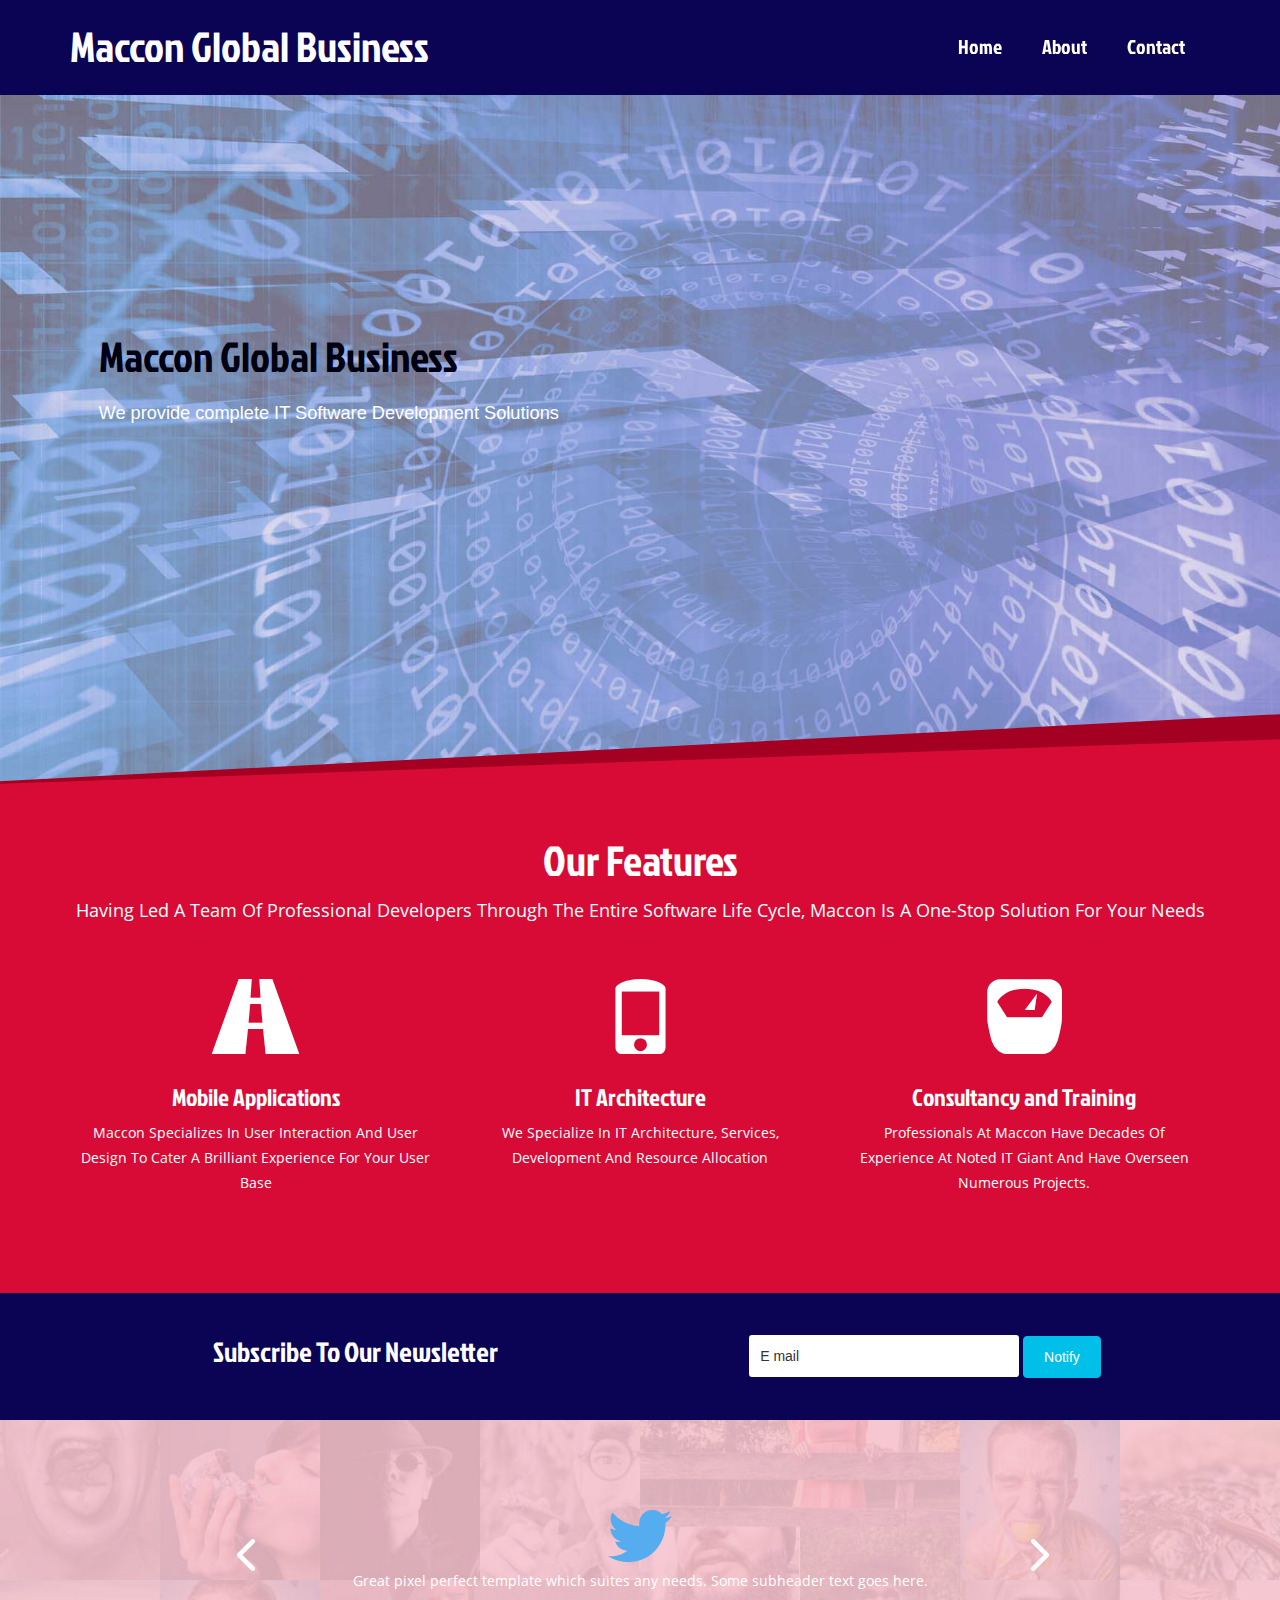
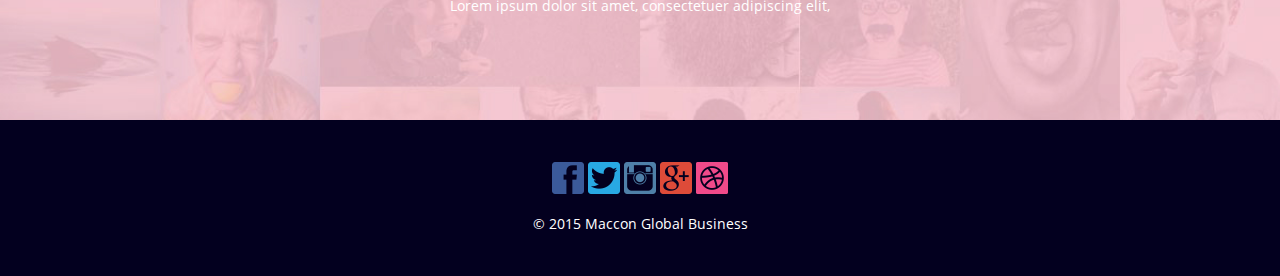
<file: index.html>
<!doctype html>
<html>
	<head>
		<title>Maccon Global Business | Home :: MacconGlobalBusiness.com</title>
		<meta name="viewport" content="width=device-width, initial-scale=1">
		<meta http-equiv="Content-Type" content="text/html; charset=utf-8" />
		<meta name="keywords" content="Play-Offs Responsive web template, Bootstrap Web Templates, Flat Web Templates, Andriod Compatible web template, Smartphone Compatible web template, free webdesigns for Nokia, Samsung, LG, SonyErricsson, Motorola web design" />
		<script type="application/x-javascript"> addEventListener("load", function() {setTimeout(hideURLbar, 0); }, false); function hideURLbar(){ window.scrollTo(0,1); } </script>
		<!meta charset utf="8">
		<!--flexslider-css-->
		<link href="css/flexslider.css" rel='stylesheet' type='text/css' />
		<!--bootstrap-->
		<link href="css/bootstrap.min.css" rel="stylesheet" type="text/css">
		<!--coustom css-->
		<link href="css/style.css" rel="stylesheet" type="text/css"/>
		<!--fonts-->
		<link href='http://fonts.googleapis.com/css?family=Coda:400,800' rel='stylesheet' type='text/css'>
		<link href='http://fonts.googleapis.com/css?family=Jockey+One' rel='stylesheet' type='text/css'>
		<!--script-->
		<script type="text/javascript" src="js/move-top.js"></script>
		<script type="text/javascript" src="js/easing.js"></script>
		<script src="js/modernizr.custom.js"></script>
		<script src="js/jquery-2.1.4.min.js"></script>
		<script src="js/bootstrap.min.js"></script>
		<!--script-->
		<script type="text/javascript">
			jQuery(document).ready(function($) {
				$(".scroll").click(function(event){		
					event.preventDefault();
					$('html,body').animate({scrollTop:$(this.hash).offset().top},900);
				});
			});
		</script>
		<!--fonts-->
	</head>
	<body>
		<div class="header" id="home">
			<nav class="navbar navbar-default">
				<div class="container">
					<!-- Brand and toggle get grouped for better mobile display -->
					<div class="navbar-header">
					<button type="button" class="navbar-toggle collapsed" data-toggle="collapse" data-target="#bs-example-navbar-collapse-1" aria-expanded="false">
						<span class="sr-only">Toggle navigation</span>
						<span class="icon-bar"></span>
						<span class="icon-bar"></span>
						<span class="icon-bar"></span>
					</button>
					<a class="navbar-brand" href="index.html">Maccon Global Business</a>
					</div>
					<!-- Collect the nav links, forms, and other content for toggling -->
						<div class="collapse navbar-collapse" id="bs-example-navbar-collapse-1">
							<ul class="nav navbar-nav navbar-right margin-top cl-effect-2">
								<li><a href="index.html"><span data-hover="Home">Home</span></a></li>
								<li><a href="#"><span data-hover="About">About</span></a></li>
								<li><a href="#"><span data-hover="Contact">Contact</span></a></li>
							</ul>
							<div class="clearfix"></div>
						</div><!-- /.navbar-collapse -->
						<div class="clearfix"></div>
				</div><!-- /.container-fluid -->
			</nav>
			
			<div class="header-banner">
					<!-- Top Navigation -->
					<div class="container page-seperator">
					<section class="color bgi">
						<h3>Maccon Global Business</h3>
							<p>We provide complete IT Software Development Solutions</p>
					</section>
					<section class="col-3 ss-style-doublediagonal our-features">
							<h1>Our Features</h1>
							<p>Having led a team of professional developers through the entire software life cycle, Maccon is a one-stop solution for your needs</p>
							<div class="column our-feat">
								<span class="glyphicon glyphicon-road our-icons" aria-hidden="true"></span>
								<h3>Mobile Applications</h3>
								<p>Maccon specializes in User Interaction and User Design to cater a brilliant experience for your user base </p>
							</div>
							<div class="column our-feat">
								<span class="glyphicon glyphicon-phone our-icons" aria-hidden="true"></span>
								<h3>IT Architecture</h3>
								<p>We specialize in IT Architecture, Services, Development and Resource Allocation</p>
							</div>
							<div class="column our-feat">
								<span class="glyphicon glyphicon-scale our-icons" aria-hidden="true"></span>
								<h3>Consultancy and Training</h3>
								<p>Professionals at Maccon have decades of experience at noted IT giant and have overseen numerous projects.</p>
							</div>
							<div class="clearfix"></div>
					</section>
					</div>
			</div>
			<div class="subscribe-label">
				<div class="container">
					<div class="sub-cont">
						<div class="col-md-6">
						<h3>Subscribe to our newsletter</h3>
						</div>
						<div class="col-md-6">
						<form>
							<input class="mail" type="text" name="email" value="E mail" onfocus="this.value = '';" onblur="if (this.value == '') {this.value = 'E mail';}">
							<button type="button" class="btn btn-warning sub-btn">Notify</button>
						</form>
						</div>
						<div class="clearfix"></div>
					</div>
				</div>
			</div>
			<div class="social-feeds">
			<div class="container">
				<div class="wmuSlider example1 section" id="section-1">
					<article style="position: absolute; width: 100%; opacity: 0;"> 
					   <div class="bottom-slide">
							<img src="./images/twitter.png" alt="" />
							<p>Great pixel perfect template which suites any needs. Some subheader text goes here.<br>Lorem ipsum dolor sit amet, consectetuer adipiscing elit, </p>
						</div>
					</article>
					 <article style="position: absolute; width: 100%; opacity: 0;"> 
						<div class="bottom-slide">
							<img src="./images/twitter.png" alt="" />
							<p>Suites any needs great pixel perfect template which . Some subheader text goes here.<br>Lorem ipsum dolor sit amet, consectetuer adipiscing elit, </p>
						</div>
					</article>
					 <article style="position: absolute; width: 100%; opacity: 0;"> 
						 <div class="bottom-slide">
							<img src="./images/twitter.png" alt="" />
							<p>Template which suites great pixel perfect  any needs. Some subheader text goes here.<br>Lorem ipsum dolor sit amet, consectetuer adipiscing elit, </p>
						</div>
					</article>
					<ul class="wmuSliderPagination">
						<li><a href="#" class="">0</a></li>
						<li><a href="#" class="">1</a></li>
						<li><a href="#" class="">2</a></li>
					</ul>
				</div>		
				<!-- script -->
				<script src="js/jquery.wmuSlider.js"></script> 
				<script>
				$('.example1').wmuSlider();         
				</script>
				<!-- script -->
			</div>
			</div>
			<div class="footer">
			<div class="container">
				<div class="social">
					<ul>
						<li><a href="#" class="face"></a></li>
						<li><a href="#" class="twit"></a></li>
						<li><a href="#" class="insta"></a></li>
						<li><a href="#" class="gplus"></a></li>
						<li><a href="#" class="dribl"></a></li>
					</ul>
				</div>
				<div class="copy-rt">
					<p>&#169; 2015 Maccon Global Business</p>
				</div>
			</div>
			</div>
			<a href="#home" id="toTop" class="scroll" style="display: block;"> <span id="toTopHover" style="opacity: 1;"> </span></a>
	</body>
</html>
</file>
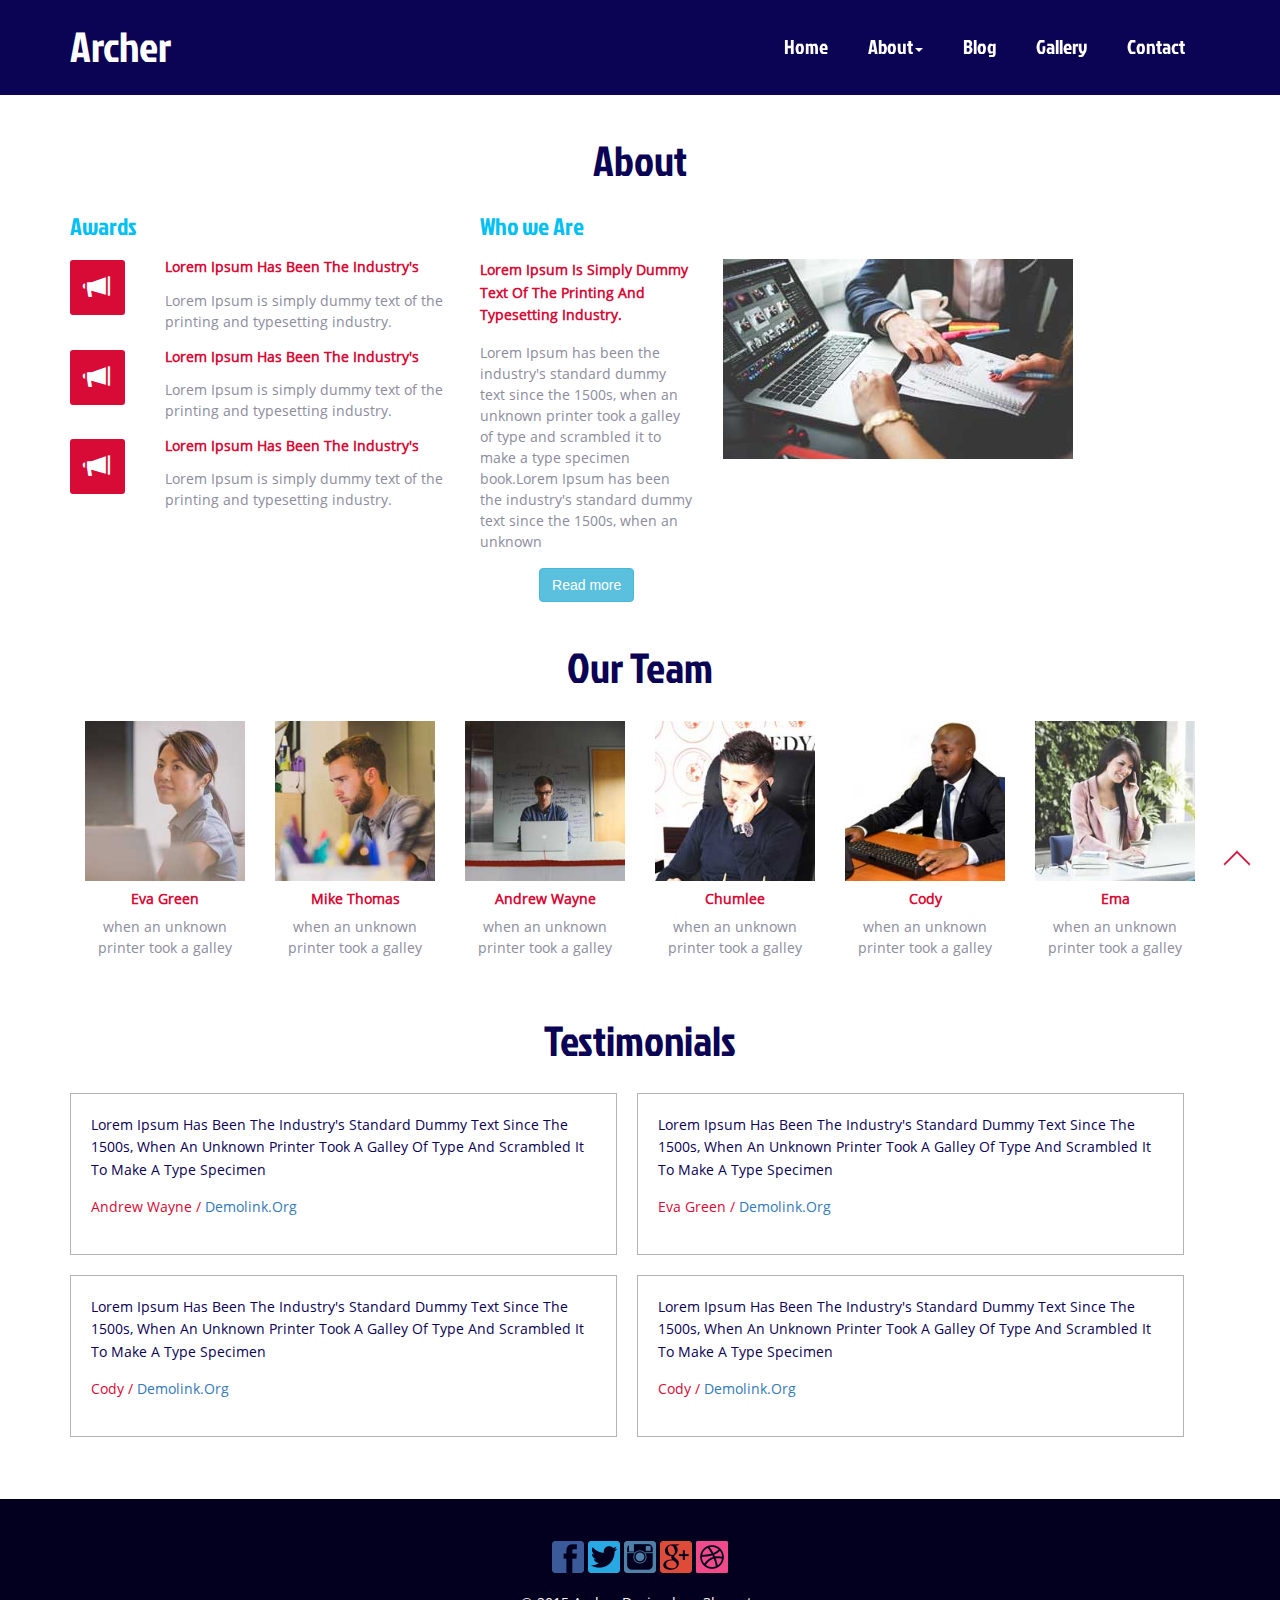
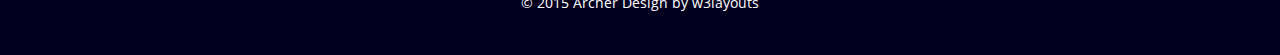
<file: about.html>
<!--A Design by W3layouts
Author: W3layout
Author URL: http://w3layouts.com
License: Creative Commons Attribution 3.0 Unported
License URL: http://creativecommons.org/licenses/by/3.0/
-->
<!doctype html>
<html>
	<head>
		<title>Archer A Landing Page Flat Bootstarp Resposive Website Template | About :: w3layouts</title>
		<meta name="viewport" content="width=device-width, initial-scale=1">
		<meta http-equiv="Content-Type" content="text/html; charset=utf-8" />
		<meta name="keywords" content="Play-Offs Responsive web template, Bootstrap Web Templates, Flat Web Templates, Andriod Compatible web template, Smartphone Compatible web template, free webdesigns for Nokia, Samsung, LG, SonyErricsson, Motorola web design" />
		<script type="application/x-javascript"> addEventListener("load", function() {setTimeout(hideURLbar, 0); }, false); function hideURLbar(){ window.scrollTo(0,1); } </script>
		<!meta charset utf="8">
		<!--flexslider-css-->
		<link href="css/flexslider.css" rel='stylesheet' type='text/css' />
		<!--bootstrap-->
		<link href="css/bootstrap.min.css" rel="stylesheet" type="text/css">
		<!--coustom css-->
		<link href="css/style.css" rel="stylesheet" type="text/css"/>
		<!--fonts-->
		<link href='http://fonts.googleapis.com/css?family=Coda:400,800' rel='stylesheet' type='text/css'>
		<link href='http://fonts.googleapis.com/css?family=Jockey+One' rel='stylesheet' type='text/css'>
		<!--script-->
		<script type="text/javascript" src="js/move-top.js"></script>
		<script type="text/javascript" src="js/easing.js"></script>
		<script src="js/modernizr.custom.js"></script>
		<script src="js/jquery-2.1.4.min.js"></script>
		<script src="js/bootstrap.min.js"></script>
		<!--script-->
		<script type="text/javascript">
			jQuery(document).ready(function($) {
				$(".scroll").click(function(event){		
					event.preventDefault();
					$('html,body').animate({scrollTop:$(this.hash).offset().top},900);
				});
			});
		</script>
		<!--fonts-->
	</head>
	<body>
		<div class="header" id="home">
			<nav class="navbar navbar-default">
				<div class="container">
					<!-- Brand and toggle get grouped for better mobile display -->
					<div class="navbar-header">
					<button type="button" class="navbar-toggle collapsed" data-toggle="collapse" data-target="#bs-example-navbar-collapse-1" aria-expanded="false">
						<span class="sr-only">Toggle navigation</span>
						<span class="icon-bar"></span>
						<span class="icon-bar"></span>
						<span class="icon-bar"></span>
					</button>
					<a class="navbar-brand" href="index.html">Archer</a>
					</div>
					<!-- Collect the nav links, forms, and other content for toggling -->
						<div class="collapse navbar-collapse" id="bs-example-navbar-collapse-1">
							<ul class="nav navbar-nav navbar-right margin-top cl-effect-2">
								<li><a href="index.html"><span data-hover="Home">Home</span></a></li>
								<li class="dropdown">
								<a href="about.html" class="dropdown-toggle" data-toggle="dropdown" role="button" aria-haspopup="true" aria-expanded="false"><span data-hover="About">About</span><span class="caret"></span></a>
								<ul class="dropdown-menu">
								<li><a href="about.html"><span data-hover="Action">Action</span></a></li>
								<li><a href="Pages.html"><span data-hover="Pages">Pages</span></a></li>
								</ul>
								</li>
								<li><a href="404.html"><span data-hover="Blog">Blog</span></a></li>
								<li><a href="gallery.html"><span data-hover="Gallery">Gallery</span></a></li>
								<li><a href="contact.html"><span data-hover="Contact">Contact</span></a></li>
							</ul>
							<div class="clearfix"></div>
						</div><!-- /.navbar-collapse -->
						<div class="clearfix"></div>
				</div><!-- /.container-fluid -->
			</nav>
			<div class="about-page">
			<div class="about">
				<h3>About</h3>
				<div class="container">	
					<div class="col-md-4 awrd">
						<h4>Awards</h4>
							<div class="awd-icn-txt">
								<div class="col-md-3 awd-icn">
									<span class="glyphicon glyphicon-bullhorn" aria-hidden="true"></span>
								</div>
								<div class="col-md-9 awd-txt">
									<h4>Lorem Ipsum has been the industry's</h4>
									<p>Lorem Ipsum is simply dummy text of the printing and typesetting industry.</p>
								</div>
								<div class="clearfix"></div>
							</div>
							<div class="awd-icn-txt">
								<div class="col-md-3 awd-icn">
									<span class="glyphicon glyphicon-bullhorn" aria-hidden="true"></span>
								</div>
								<div class="col-md-9 awd-txt">
									<h4>Lorem Ipsum has been the industry's</h4>
									<p>Lorem Ipsum is simply dummy text of the printing and typesetting industry.</p>
								</div>
								<div class="clearfix"></div>
							</div>
							<div class="awd-icn-txt">
								<div class="col-md-3 awd-icn">
									<span class="glyphicon glyphicon-bullhorn" aria-hidden="true"></span>
								</div>
								<div class="col-md-9 awd-txt">
									<h4>Lorem Ipsum has been the industry's</h4>
									<p>Lorem Ipsum is simply dummy text of the printing and typesetting industry.</p>
								</div>
								<div class="clearfix"></div>
							</div>
						<div class="clearfix"></div>
					</div>
					<div class="col-md-8 wh-we">
						<h4>Who we Are</h4>
						<div class="col-md-4 txt0">
							<h5>Lorem Ipsum is simply dummy text of the printing and typesetting industry. </h5>
							<P>Lorem Ipsum has been the industry's standard dummy text since the 1500s,
							when an unknown printer took a galley of type and scrambled it to make a type specimen book.Lorem Ipsum has been the industry's standard dummy text since the 1500s,
							when an unknown</P>
							<button type="button" class="btn btn-info mrg">Read more</button>
						</div>
						<div class="col-md-8 txt0">
							<img src="./images/office.jpg" alt="" class="img-responsive"/>
						</div>
						<div class="clearfix"></div>
					</div>
					<div class="clearfix"></div>
				</div>
			</div>
			<div class="our-team">
				<h3>Our team</h3>
				<div class="container">
					<div class="team-gallery">
						<ul>
							<li class="col-md-2 tem-gal">
								<img src="./images/aa.jpg" alt="" class="img-responsive"></img>
								<h4>eva green</h4>
								<p>when an unknown printer took a galley</p>
							</li>
							<li class="col-md-2 tem-gal">
								<img src="./images/ab.jpg" alt="" class="img-responsive"></img>
								<h4>mike thomas</h4>
								<p>when an unknown printer took a galley</p>
							</li>
							<li class="col-md-2 tem-gal">
								<img src="./images/ac.jpg" alt="" class="img-responsive"></img>
								<h4>andrew wayne</h4>
								<p>when an unknown printer took a galley</p>
							</li>
							<li class="col-md-2 tem-gal">
								<img src="./images/ad.jpg" alt="" class="img-responsive"></img>
								<h4>chumlee</h4>
								<p>when an unknown printer took a galley</p>
							</li>
							<li class="col-md-2 tem-gal">
								<img src="./images/ae.jpg" alt="" class="img-responsive"></img>
								<h4>cody</h4>
								<p>when an unknown printer took a galley</p>
							</li>
							<li class="col-md-2 tem-gal">
								<img src="./images/af.jpg" alt="" class="img-responsive"></img>
								<h4>ema</h4>
								<p>when an unknown printer took a galley</p>
							</li>
							<div class="clearfix"></div>
						</ul>
					</div>
				</div>
			</div>
			<div class="test-monials">
				<h3>Testimonials</h3>
				<div class="container">
					<div class="col-md-6 txt1">
						<h4>Lorem Ipsum has been the industry's standard dummy text since the 1500s, when an unknown printer took a galley of type and scrambled it to make a type specimen</h4>
						<p>andrew wayne / <a href="#">demolink.org</a></p>
					</div>
					<div class="col-md-6 txt1">
						<h4>Lorem Ipsum has been the industry's standard dummy text since the 1500s, when an unknown printer took a galley of type and scrambled it to make a type specimen</h4>
						<p>eva green / <a href="#">demolink.org</a></p>
					</div>
					<div class="clearfix"></div>
					<div class="col-md-6 txt1">
						<h4>Lorem Ipsum has been the industry's standard dummy text since the 1500s, when an unknown printer took a galley of type and scrambled it to make a type specimen</h4>
						<p>cody / <a href="#">demolink.org</a></p>
					</div>
					<div class="col-md-6 txt1">
						<h4>Lorem Ipsum has been the industry's standard dummy text since the 1500s, when an unknown printer took a galley of type and scrambled it to make a type specimen</h4>
						<p>cody / <a href="#">demolink.org</a></p>
					</div>
					<div class="clearfix"></div>
				</div>
			</div>
			</div>
			<div class="footer">
			<div class="container">
				<div class="social">
					<ul>
						<li><a href="#" class="face"></a></li>
						<li><a href="#" class="twit"></a></li>
						<li><a href="#" class="insta"></a></li>
						<li><a href="#" class="gplus"></a></li>
						<li><a href="#" class="dribl"></a></li>
					</ul>
				</div>
				<div class="copy-rt">
					<p>&#169; 2015 Archer Design by <a href="http://www.w3layouts.com" target="_blank">w3layouts</a></p>
				</div>
			</div>
			</div>
			<a href="#home" id="toTop" class="scroll" style="display: block;"> <span id="toTopHover" style="opacity: 1;"> </span></a>
	</body>
</html>
</file>
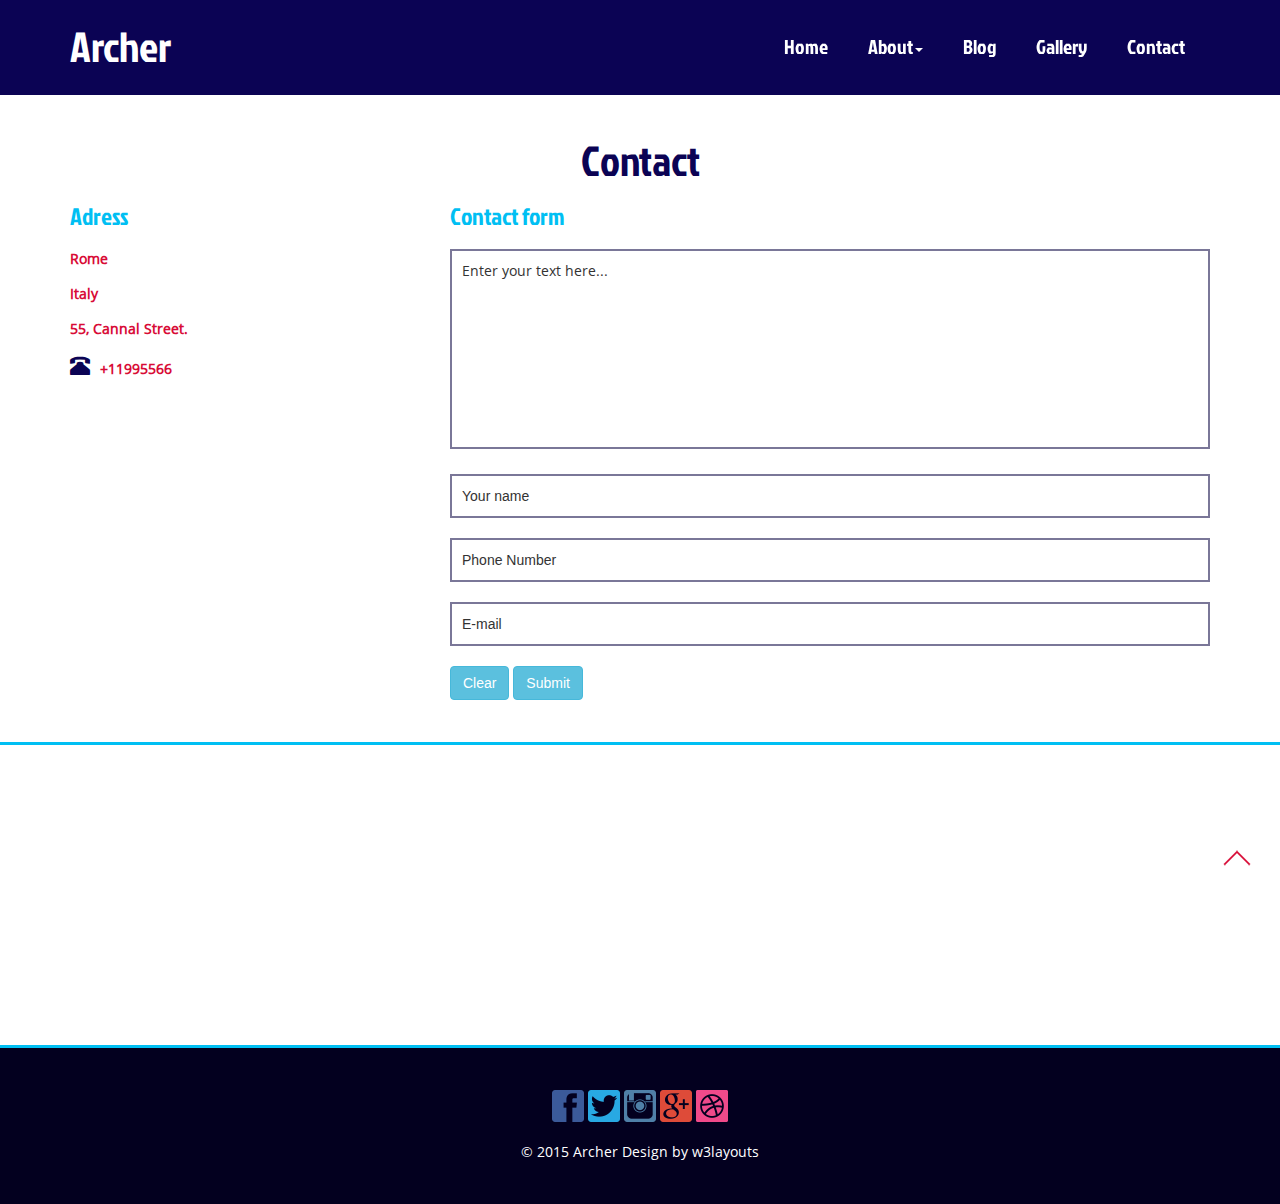
<file: contact.html>
<!--A Design by W3layouts
Author: W3layout
Author URL: http://w3layouts.com
License: Creative Commons Attribution 3.0 Unported
License URL: http://creativecommons.org/licenses/by/3.0/
-->
<!doctype html>
<html>
	<head>
		<title>Archer A Landing Page Flat Bootstarp Resposive Website Template | Contact :: w3layouts</title>
		<meta name="viewport" content="width=device-width, initial-scale=1">
		<meta http-equiv="Content-Type" content="text/html; charset=utf-8" />
		<meta name="keywords" content="Play-Offs Responsive web template, Bootstrap Web Templates, Flat Web Templates, Andriod Compatible web template, Smartphone Compatible web template, free webdesigns for Nokia, Samsung, LG, SonyErricsson, Motorola web design" />
		<script type="application/x-javascript"> addEventListener("load", function() {setTimeout(hideURLbar, 0); }, false); function hideURLbar(){ window.scrollTo(0,1); } </script>
		<!meta charset utf="8">
		<!--flexslider-css-->
		<link href="css/flexslider.css" rel='stylesheet' type='text/css' />
		<!--bootstrap-->
		<link href="css/bootstrap.min.css" rel="stylesheet" type="text/css">
		<!--coustom css-->
		<link href="css/style.css" rel="stylesheet" type="text/css"/>
		<!--fonts-->
		<link href='http://fonts.googleapis.com/css?family=Coda:400,800' rel='stylesheet' type='text/css'>
		<link href='http://fonts.googleapis.com/css?family=Jockey+One' rel='stylesheet' type='text/css'>
		<!--script-->
		<script type="text/javascript" src="js/move-top.js"></script>
		<script type="text/javascript" src="js/easing.js"></script>
		<script src="js/modernizr.custom.js"></script>
		<script src="js/jquery-2.1.4.min.js"></script>
		<script src="js/bootstrap.min.js"></script>
		<!--script-->
		<script type="text/javascript">
			jQuery(document).ready(function($) {
				$(".scroll").click(function(event){		
					event.preventDefault();
					$('html,body').animate({scrollTop:$(this.hash).offset().top},900);
				});
			});
		</script>
		<!--fonts-->
	</head>
	<body>
		<div class="header" id="home">
			<nav class="navbar navbar-default">
				<div class="container">
					<!-- Brand and toggle get grouped for better mobile display -->
					<div class="navbar-header">
					<button type="button" class="navbar-toggle collapsed" data-toggle="collapse" data-target="#bs-example-navbar-collapse-1" aria-expanded="false">
						<span class="sr-only">Toggle navigation</span>
						<span class="icon-bar"></span>
						<span class="icon-bar"></span>
						<span class="icon-bar"></span>
					</button>
					<a class="navbar-brand" href="index.html">Archer</a>
					</div>
					<!-- Collect the nav links, forms, and other content for toggling -->
						<div class="collapse navbar-collapse" id="bs-example-navbar-collapse-1">
							<ul class="nav navbar-nav navbar-right margin-top cl-effect-2">
								<li><a href="index.html"><span data-hover="Home">Home</span></a></li>
								<li class="dropdown">
								<a href="about.html" class="dropdown-toggle" data-toggle="dropdown" role="button" aria-haspopup="true" aria-expanded="false"><span data-hover="About">About</span><span class="caret"></span></a>
								<ul class="dropdown-menu">
								<li><a href="about.html"><span data-hover="Action">Action</span></a></li>
								<li><a href="Pages.html"><span data-hover="Pages">Pages</span></a></li>
								</ul>
								</li>
								<li><a href="404.html"><span data-hover="Blog">Blog</span></a></li>
								<li><a href="gallery.html"><span data-hover="Gallery">Gallery</span></a></li>
								<li><a href="contact.html"><span data-hover="Contact">Contact</span></a></li>
							</ul>
							<div class="clearfix"></div>
						</div><!-- /.navbar-collapse -->
						<div class="clearfix"></div>
				</div><!-- /.container-fluid -->
			</nav>
		</div>
		<div class="contact_page">
			<h3>Contact</h3>
			<div class="container">
				<div class="col-md-4 cnt-pg">
					<h4>Adress</h4>
					<ul>
						<li>Rome</li>
						<li>Italy</li>
						<li>55,  Cannal Street.</li>
						<li><span class="glyphicon glyphicon-phone-alt" aria-hidden="true"></span>+11995566</li>
					</ul>
				</div>
				<div class="col-md-8 cnt-pg">
				<h4>Contact form</h4>
				<textarea value="Message:" onfocus="this.value = '';" onblur="if (this.value == '') {this.value = 'Message';}">Enter your text here...</textarea>
					<form>
						<input class="name" type="text" name="name" value="Your name" onfocus="this.value = '';" onblur="if (this.value == '') {this.value = 'Name';}"><br>
						<br>
						<input class="nuber" type="text" name="Phone number" value="Phone Number" onfocus="this.value = '';" onblur="if (this.value == '') {this.value = 'Number';}"><br>
						<br>
						<input class="mail2" type="text" name="email" value="E-mail" onfocus="this.value = '';" onblur="if (this.value == '') {this.value = 'E-mail';}"><br>
						<br>
						<button type="clear" class="btn btn-info mrgn-can">Clear</button>
						<button type="submit" class="btn btn-info mrgn-can">Submit</button>
					</form>
				</div>
			</div>
			</div>
			<div class="map">
				<iframe class="embed-responsive-item" src="https://www.google.com/maps/embed?pb=!1m18!1m12!1m3!1d190028.76432096347!2d12.535997899999987!3d41.91007110000002!2m3!1f0!2f0!3f0!3m2!1i1024!2i768!4f13.1!3m3!1m2!1s0x132f6196f9928ebb%3A0xb90f770693656e38!2sRome%2C+Italy!5e0!3m2!1sen!2sin!4v1436158065010" frameborder="0" style="border:0" allowfullscreen></iframe>
				</div>
			</div>		
		<div class="footer">
		<div class="container">
			<div class="social">
				<ul>
					<li><a href="#" class="face"></a></li>
					<li><a href="#" class="twit"></a></li>
					<li><a href="#" class="insta"></a></li>
					<li><a href="#" class="gplus"></a></li>
					<li><a href="#" class="dribl"></a></li>
				</ul>
			</div>
			<div class="copy-rt">
				<p>&#169; 2015 Archer Design by <a href="http://www.w3layouts.com" target="_blank">w3layouts</a></p>
			</div>
		</div>
		</div>
		<a href="#home" id="toTop" class="scroll" style="display: block;"> <span id="toTopHover" style="opacity: 1;"> </span></a>
	</body>
</html>
</file>
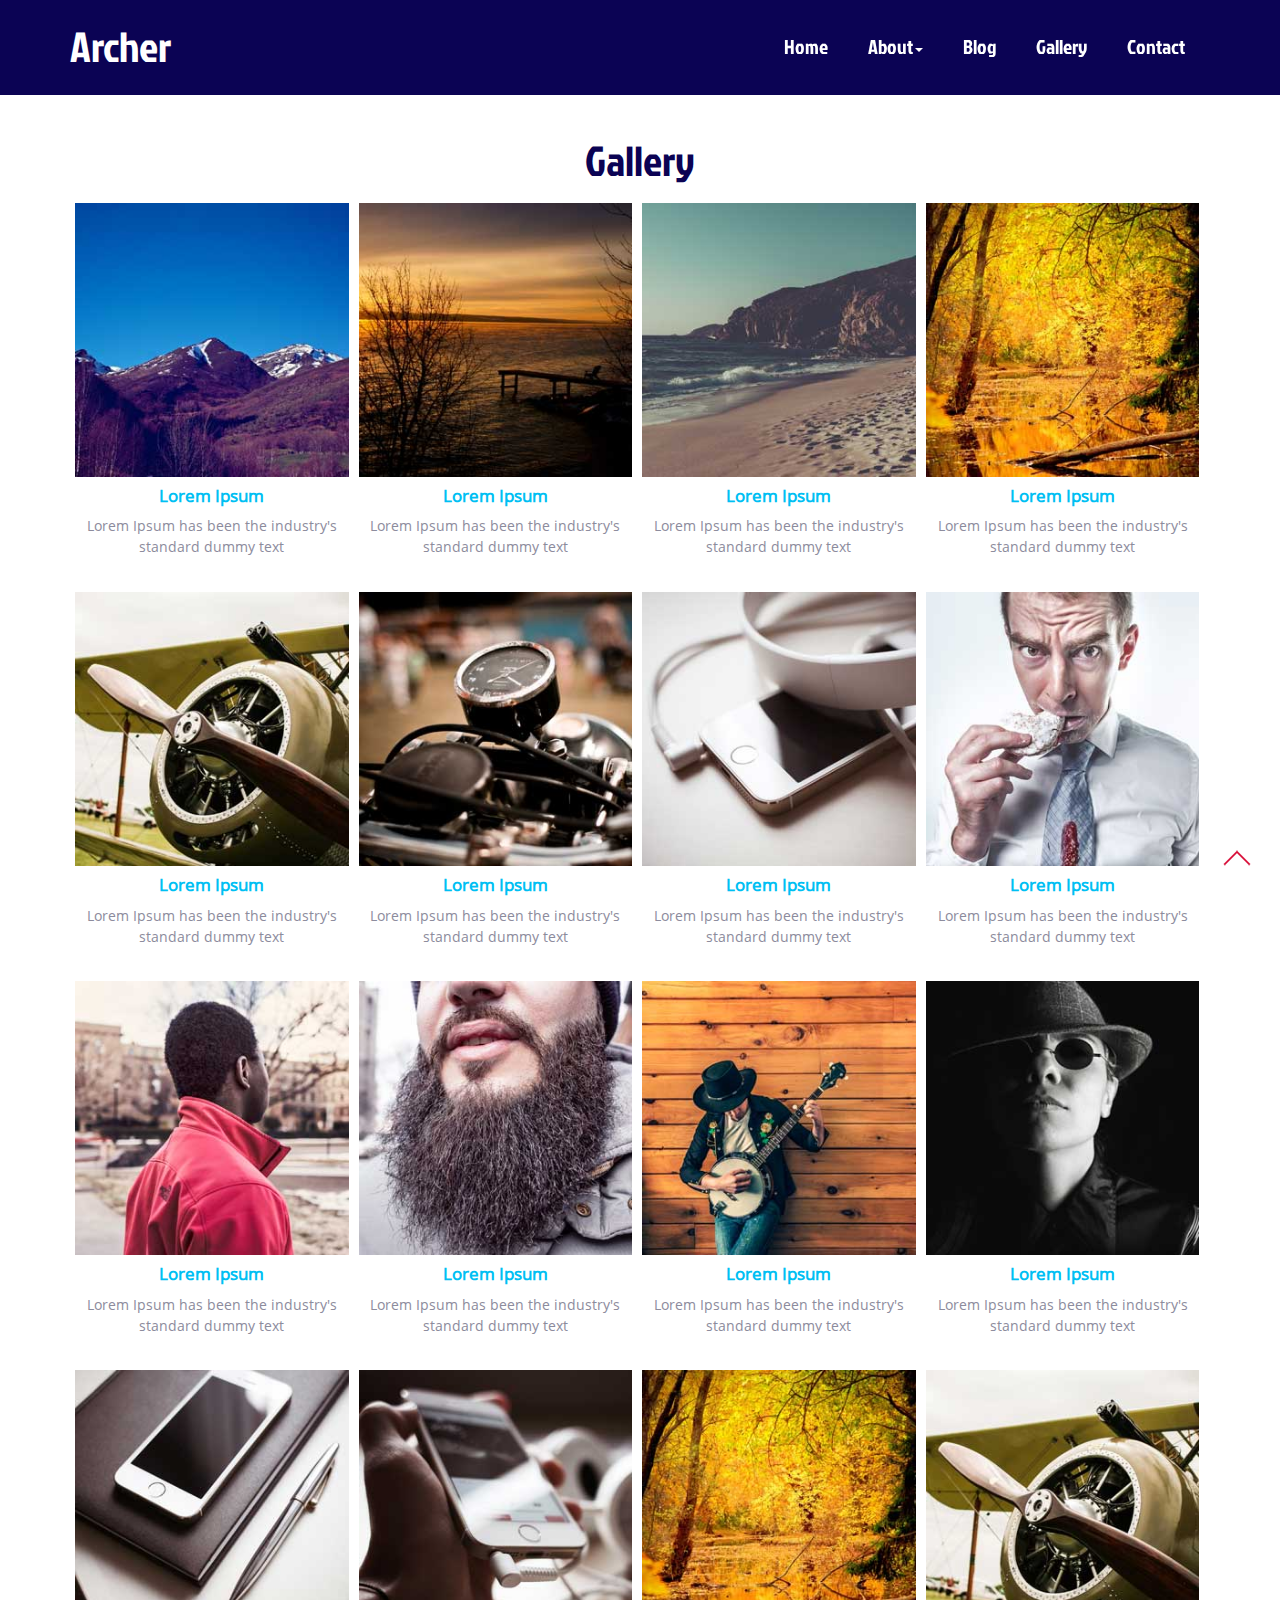
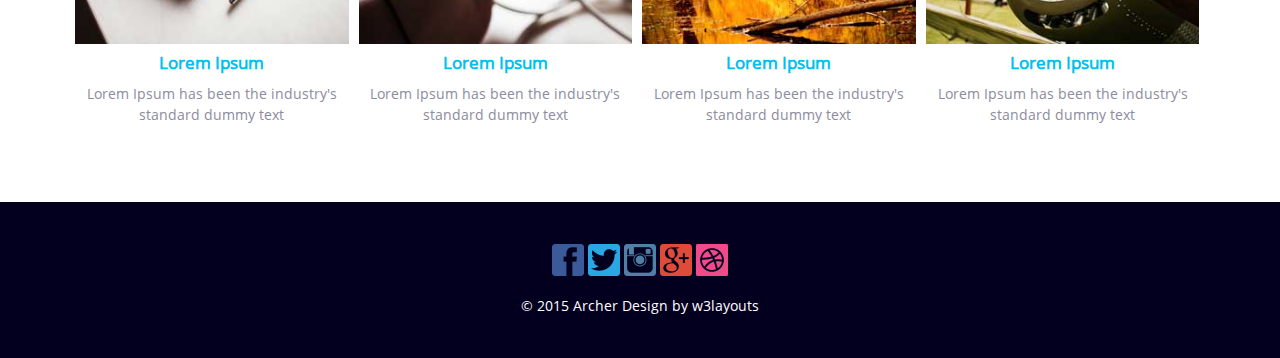
<file: gallery.html>
<!--A Design by W3layouts
Author: W3layout
Author URL: http://w3layouts.com
License: Creative Commons Attribution 3.0 Unported
License URL: http://creativecommons.org/licenses/by/3.0/
-->
<!doctype html>
<html>
	<head>
		<title>Archer A Landing Page Flat Bootstarp Resposive Website Template | Gallery :: w3layouts</title>
		<meta name="viewport" content="width=device-width, initial-scale=1">
		<meta http-equiv="Content-Type" content="text/html; charset=utf-8" />
		<meta name="keywords" content="Play-Offs Responsive web template, Bootstrap Web Templates, Flat Web Templates, Andriod Compatible web template, Smartphone Compatible web template, free webdesigns for Nokia, Samsung, LG, SonyErricsson, Motorola web design" />
		<script type="application/x-javascript"> addEventListener("load", function() {setTimeout(hideURLbar, 0); }, false); function hideURLbar(){ window.scrollTo(0,1); } </script>
		<!meta charset utf="8">
		<!--flexslider-css-->
		<link href="css/flexslider.css" rel='stylesheet' type='text/css' />
		<!--bootstrap-->
		<link href="css/bootstrap.min.css" rel="stylesheet" type="text/css">
		<!--coustom css-->
		<link href="css/style.css" rel="stylesheet" type="text/css"/>
		<!--fonts-->
		<link href='http://fonts.googleapis.com/css?family=Coda:400,800' rel='stylesheet' type='text/css'>
		<link href='http://fonts.googleapis.com/css?family=Jockey+One' rel='stylesheet' type='text/css'>
		<!--script-->
		<script type="text/javascript" src="js/move-top.js"></script>
		<script type="text/javascript" src="js/easing.js"></script>
		<script src="js/modernizr.custom.js"></script>
		<script src="js/jquery-2.1.4.min.js"></script>
		<script src="js/bootstrap.min.js"></script>
		<!--script-->
		<script type="text/javascript">
			jQuery(document).ready(function($) {
				$(".scroll").click(function(event){		
					event.preventDefault();
					$('html,body').animate({scrollTop:$(this.hash).offset().top},900);
				});
			});
		</script>
		<!--fonts-->
	</head>
	<body>
		<div class="header" id="home">
			<nav class="navbar navbar-default">
				<div class="container">
					<!-- Brand and toggle get grouped for better mobile display -->
					<div class="navbar-header">
					<button type="button" class="navbar-toggle collapsed" data-toggle="collapse" data-target="#bs-example-navbar-collapse-1" aria-expanded="false">
						<span class="sr-only">Toggle navigation</span>
						<span class="icon-bar"></span>
						<span class="icon-bar"></span>
						<span class="icon-bar"></span>
					</button>
					<a class="navbar-brand" href="index.html">Archer</a>
					</div>
					<!-- Collect the nav links, forms, and other content for toggling -->
						<div class="collapse navbar-collapse" id="bs-example-navbar-collapse-1">
							<ul class="nav navbar-nav navbar-right margin-top cl-effect-2">
								<li><a href="index.html"><span data-hover="Home">Home</span></a></li>
								<li class="dropdown">
								<a href="about.html" class="dropdown-toggle" data-toggle="dropdown" role="button" aria-haspopup="true" aria-expanded="false"><span data-hover="About">About</span><span class="caret"></span></a>
								<ul class="dropdown-menu">
								<li><a href="about.html"><span data-hover="Action">Action</span></a></li>
								<li><a href="Pages.html"><span data-hover="Pages">Pages</span></a></li>
								</ul>
								</li>
								<li><a href="404.html"><span data-hover="Blog">Blog</span></a></li>
								<li><a href="gallery.html"><span data-hover="Gallery">Gallery</span></a></li>
								<li><a href="contact.html"><span data-hover="Contact">Contact</span></a></li>
							</ul>
							<div class="clearfix"></div>
						</div><!-- /.navbar-collapse -->
						<div class="clearfix"></div>
				</div><!-- /.container-fluid -->
			</nav>
		</div>
		<div class="gallery">
			<h3>Gallery</h3>
			<div class="container">
				<link rel="stylesheet" href="css/swipebox.css">
				<script src="js/jquery.swipebox.min.js"></script>
				<script type="text/javascript">
							jQuery(function($) {
								$(".swipebox").swipebox();
							});
				</script>
				<div class="gallery-grids">
					<ul>
						<li class="col-md-3 gal-alt">
							<a href="images/17.jpg" class="swipebox">
							<img src="images/17.jpg" alt="/">
							<h4>Lorem Ipsum</h4>
							<p> Lorem Ipsum has been the industry's standard dummy text </p>
						</li></a>
						<li class="col-md-3 gal-alt">
							<a href="images/26.jpg" class="swipebox img-responsive">
							<img src="images/26.jpg" class="img-responsive" alt="/">
							<h4>Lorem Ipsum</h4>
							<p> Lorem Ipsum has been the industry's standard dummy text </p>
						</li></a>
						<li class="col-md-3 gal-alt">
							<a href="images/16.jpg" class="swipebox img-responsive">
							<img src="images/16.jpg" class="img-responsive" alt="/">
							<h4>Lorem Ipsum</h4>
							<p> Lorem Ipsum has been the industry's standard dummy text </p>
						</li></a>
						<li class="col-md-3 gal-alt">
							<a href="images/25.jpg" class="swipebox img-responsive">
							<img src="images/25.jpg" class="img-responsive" alt="/">
							<h4>Lorem Ipsum</h4>
							<p> Lorem Ipsum has been the industry's standard dummy text </p>
						</li></a>
						<li class="col-md-3 gal-alt">
							<a href="images/19.jpg" class="swipebox img-responsive">
							<img src="images/19.jpg" class="img-responsive" alt="/">
							<h4>Lorem Ipsum</h4>
							<p> Lorem Ipsum has been the industry's standard dummy text </p>
						</li></a>
						<li class="col-md-3 gal-alt">
							<a href="images/18.jpg" class="swipebox img-responsive">
							<img src="images/18.jpg" class="img-responsive" alt="/">
							<h4>Lorem Ipsum</h4>
							<p> Lorem Ipsum has been the industry's standard dummy text </p>
						</li></a>
						<li class="col-md-3 gal-alt">
							<a href="images/22.jpg" class="swipebox img-responsive">
							<img src="images/22.jpg" class="img-responsive" alt="/">
							<h4>Lorem Ipsum</h4>
							<p> Lorem Ipsum has been the industry's standard dummy text </p>
						</li></a>
						<li class="col-md-3 gal-alt">
							<a href="images/12.jpg" class="swipebox img-responsive">
							<img src="images/12.jpg" class="img-responsive" alt="/">
							<h4>Lorem Ipsum</h4>
							<p> Lorem Ipsum has been the industry's standard dummy text </p>
						</li></a>
						<!---->
						<li class="col-md-3 gal-alt">
							<a href="images/14.jpg" class="swipebox img-responsive">
							<img src="images/14.jpg" class="img-responsive" alt="/">
							<h4>Lorem Ipsum</h4>
							<p> Lorem Ipsum has been the industry's standard dummy text </p>
						</li></a>
						<li class="col-md-3 gal-alt">
							<a href="images/13.jpg" class="swipebox img-responsive">
							<img src="images/13.jpg" class="img-responsive" alt="/">
							<h4>Lorem Ipsum</h4>
							<p> Lorem Ipsum has been the industry's standard dummy text </p>
						</li></a>
						<li class="col-md-3 gal-alt">
							<a href="images/15.jpg" class="swipebox img-responsive">
							<img src="images/15.jpg" class="img-responsive" alt="/">
							<h4>Lorem Ipsum</h4>
							<p> Lorem Ipsum has been the industry's standard dummy text </p>
						</li></a>
						<li class="col-md-3 gal-alt">
							<a href="images/23.jpg" class="swipebox img-responsive">
							<img src="images/23.jpg" class="img-responsive" alt="/">
							<h4>Lorem Ipsum</h4>
							<p> Lorem Ipsum has been the industry's standard dummy text </p>
						</li></a>
						<!---->
						<li class="col-md-3 gal-alt">
							<a href="images/20.jpg" class="swipebox img-responsive">
							<img src="images/20.jpg" class="img-responsive" alt="/">
							<h4>Lorem Ipsum</h4>
							<p> Lorem Ipsum has been the industry's standard dummy text </p>
						</li></a>
						<li class="col-md-3 gal-alt">
							<a href="images/21.jpg" class="swipebox img-responsive">
							<img src="images/21.jpg" class="img-responsive" alt="/">
							<h4>Lorem Ipsum</h4>
							<p> Lorem Ipsum has been the industry's standard dummy text </p>
						</li></a>
						<li class="col-md-3 gal-alt">
							<a href="images/25.jpg" class="swipebox img-responsive">
							<img src="images/25.jpg" class="img-responsive" alt="/">
							<h4>Lorem Ipsum</h4>
							<p> Lorem Ipsum has been the industry's standard dummy text </p>
						</li></a>
						<li class="col-md-3 gal-alt">
							<a href="images/19.jpg" class="swipebox img-responsive">
							<img src="images/19.jpg" class="img-responsive" alt="/">
							<h4>Lorem Ipsum</h4>
							<p> Lorem Ipsum has been the industry's standard dummy text </p>
						</li></a>
					</ul>
				</div>
			</div>
		</div>
		<div class="footer">
		<div class="container">
			<div class="social">
				<ul>
					<li><a href="#" class="face"></a></li>
					<li><a href="#" class="twit"></a></li>
					<li><a href="#" class="insta"></a></li>
					<li><a href="#" class="gplus"></a></li>
					<li><a href="#" class="dribl"></a></li>
				</ul>
			</div>
			<div class="copy-rt">
				<p>&#169; 2015 Archer Design by <a href="http://www.w3layouts.com" target="_blank">w3layouts</a></p>
			</div>
		</div>
		</div>
		<a href="#home" id="toTop" class="scroll" style="display: block;"> <span id="toTopHover" style="opacity: 1;"> </span></a>
	</body>
</html>
</file>
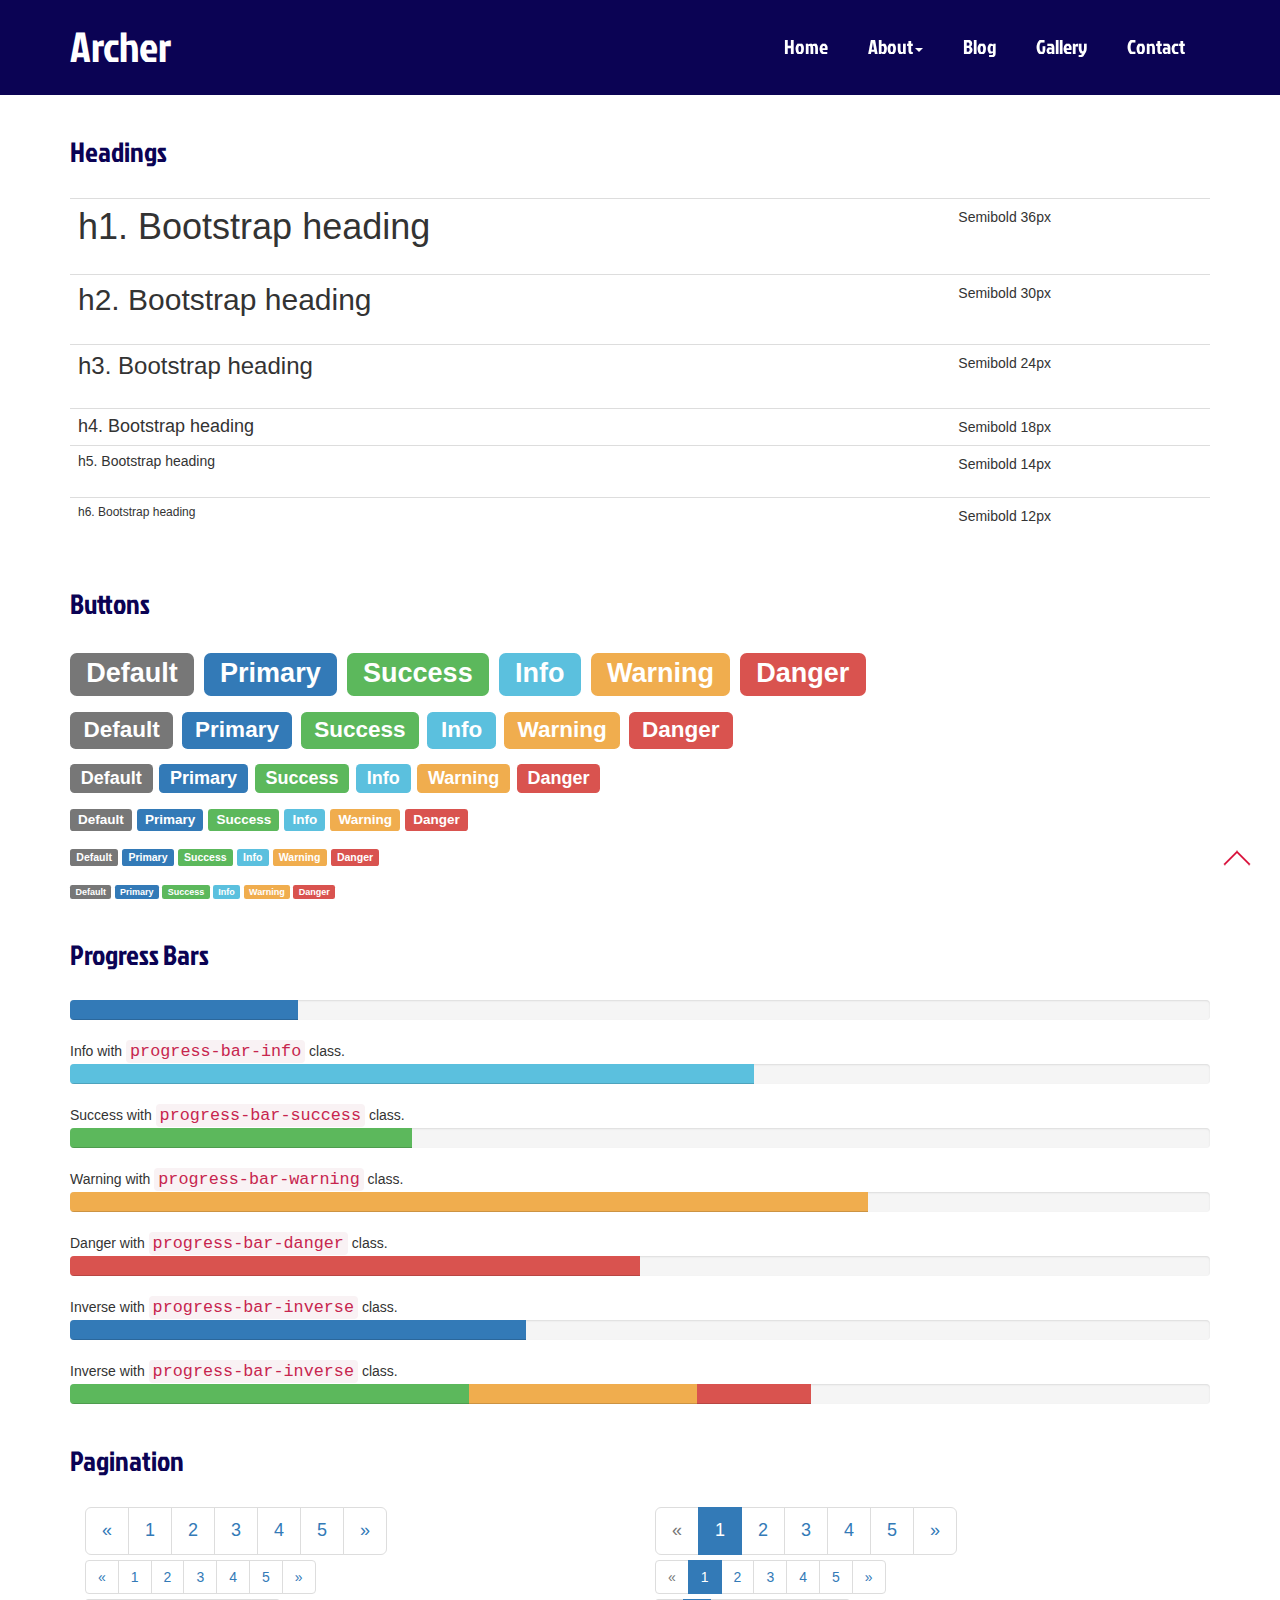
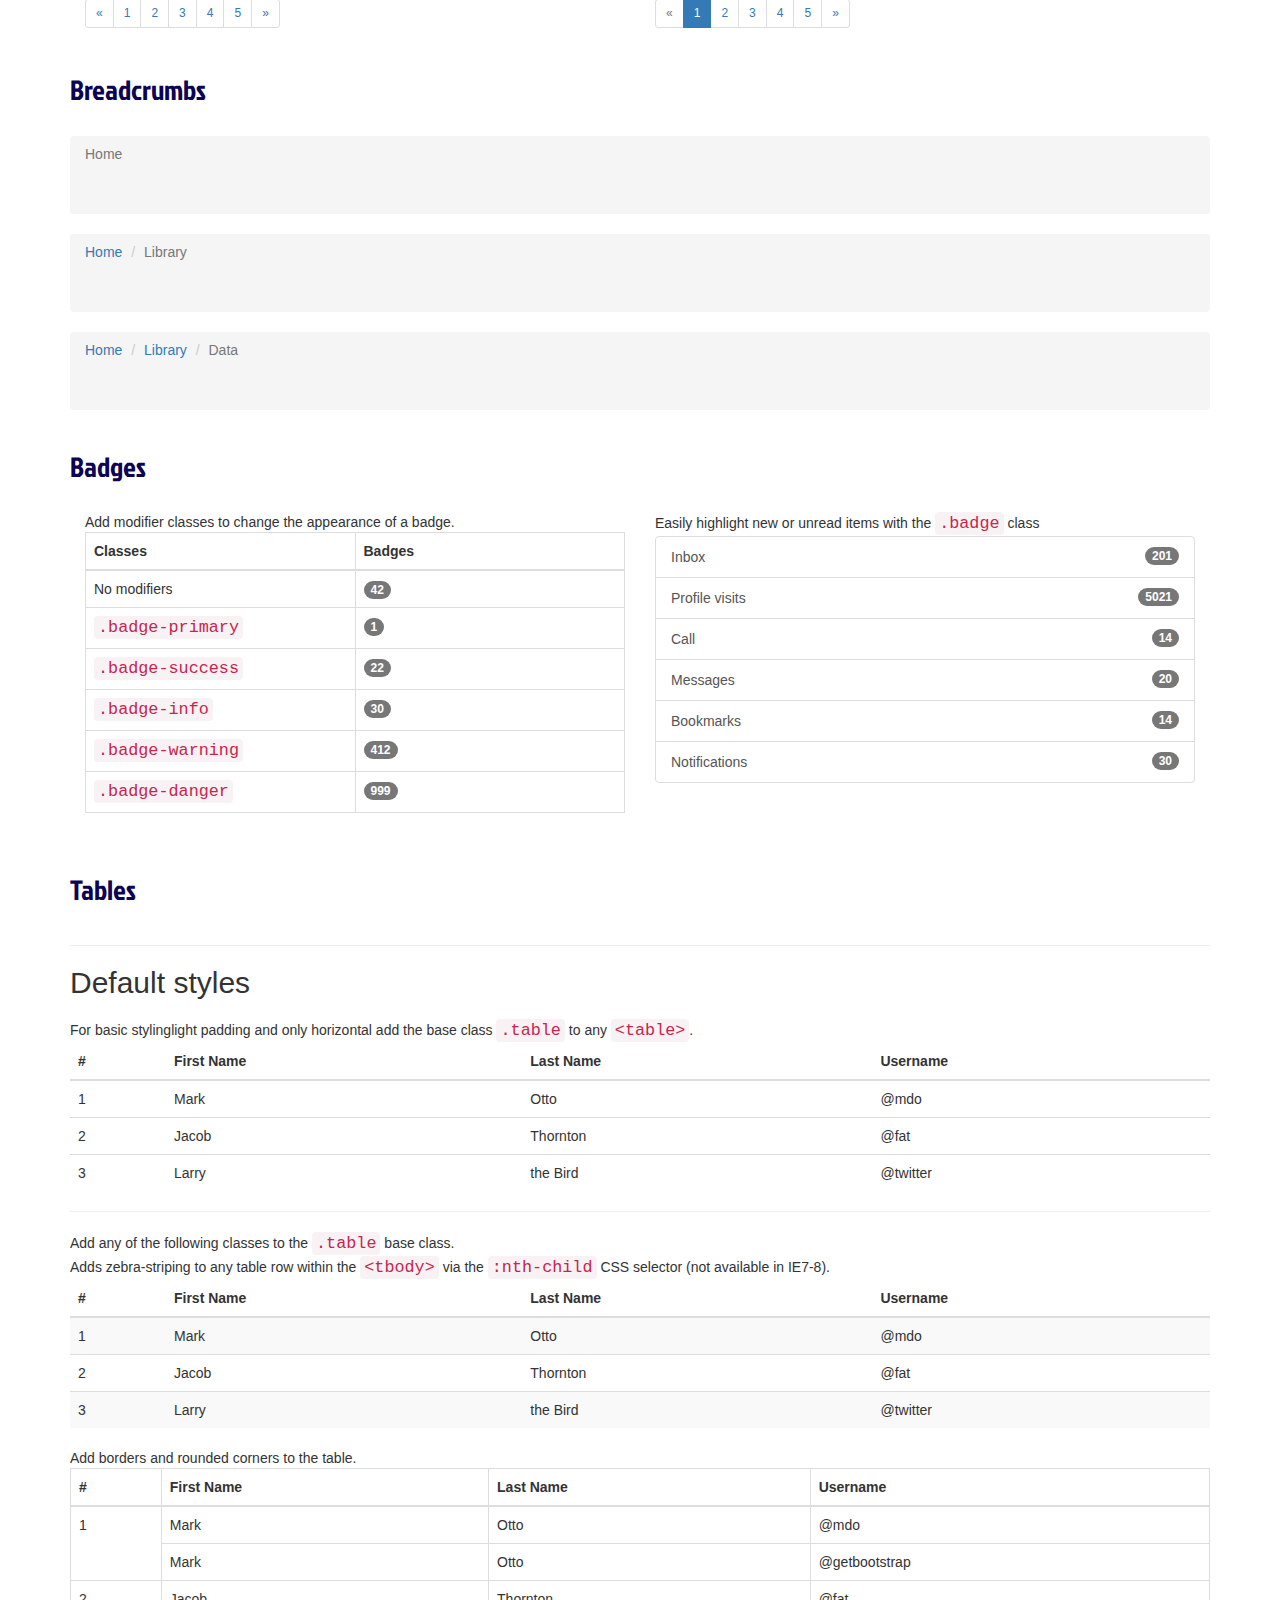
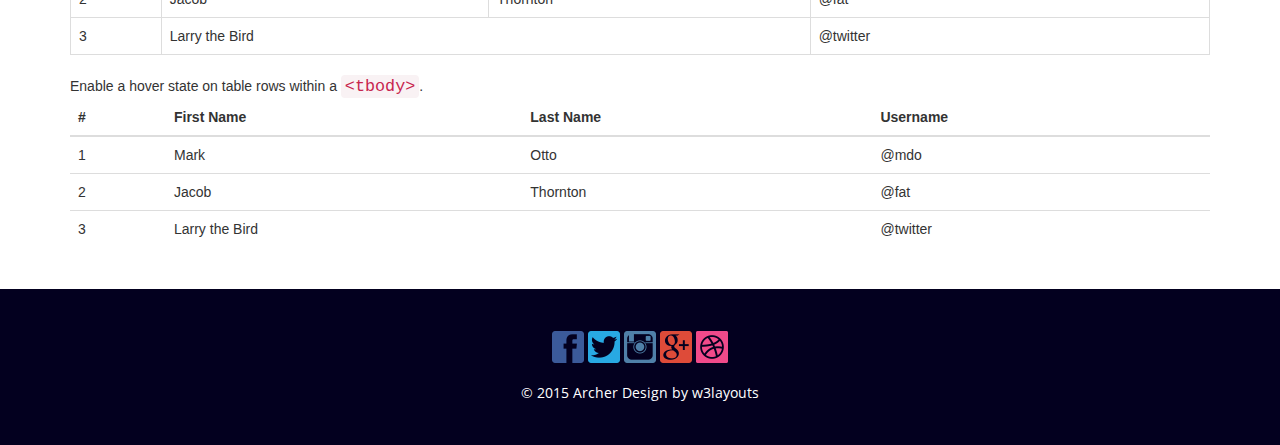
<file: pages.html>
<!--A Design by W3layouts
Author: W3layout
Author URL: http://w3layouts.com
License: Creative Commons Attribution 3.0 Unported
License URL: http://creativecommons.org/licenses/by/3.0/
-->
<!doctype html>
<html>
	<head>
		<title>Archer A Landing Page Flat Bootstarp Resposive Website Template | Pages :: w3layouts</title>
		<meta name="viewport" content="width=device-width, initial-scale=1">
		<meta http-equiv="Content-Type" content="text/html; charset=utf-8" />
		<meta name="keywords" content="Play-Offs Responsive web template, Bootstrap Web Templates, Flat Web Templates, Andriod Compatible web template, Smartphone Compatible web template, free webdesigns for Nokia, Samsung, LG, SonyErricsson, Motorola web design" />
		<script type="application/x-javascript"> addEventListener("load", function() {setTimeout(hideURLbar, 0); }, false); function hideURLbar(){ window.scrollTo(0,1); } </script>
		<!meta charset utf="8">
		<!--flexslider-css-->
		<link href="css/flexslider.css" rel='stylesheet' type='text/css' />
		<!--bootstrap-->
		<link href="css/bootstrap.min.css" rel="stylesheet" type="text/css">
		<!--coustom css-->
		<link href="css/style.css" rel="stylesheet" type="text/css"/>
		<!--fonts-->
		<link href='http://fonts.googleapis.com/css?family=Coda:400,800' rel='stylesheet' type='text/css'>
		<link href='http://fonts.googleapis.com/css?family=Jockey+One' rel='stylesheet' type='text/css'>
		<!--script-->
		<script type="text/javascript" src="js/move-top.js"></script>
		<script type="text/javascript" src="js/easing.js"></script>
		<script src="js/modernizr.custom.js"></script>
		<script src="js/jquery-2.1.4.min.js"></script>
		<script src="js/bootstrap.min.js"></script>
		<!--script-->
		<script type="text/javascript">
			jQuery(document).ready(function($) {
				$(".scroll").click(function(event){		
					event.preventDefault();
					$('html,body').animate({scrollTop:$(this.hash).offset().top},900);
				});
			});
		</script>
		<!--fonts-->
	</head>
	<body>
		<div class="header" id="home">
			<nav class="navbar navbar-default">
				<div class="container">
					<!-- Brand and toggle get grouped for better mobile display -->
					<div class="navbar-header">
					<button type="button" class="navbar-toggle collapsed" data-toggle="collapse" data-target="#bs-example-navbar-collapse-1" aria-expanded="false">
						<span class="sr-only">Toggle navigation</span>
						<span class="icon-bar"></span>
						<span class="icon-bar"></span>
						<span class="icon-bar"></span>
					</button>
					<a class="navbar-brand" href="index.html">Archer</a>
					</div>
					<!-- Collect the nav links, forms, and other content for toggling -->
						<div class="collapse navbar-collapse" id="bs-example-navbar-collapse-1">
							<ul class="nav navbar-nav navbar-right margin-top cl-effect-2">
								<li><a href="index.html"><span data-hover="Home">Home</span></a></li>
								<li class="dropdown">
								<a href="about.html" class="dropdown-toggle" data-toggle="dropdown" role="button" aria-haspopup="true" aria-expanded="false"><span data-hover="About">About</span><span class="caret"></span></a>
								<ul class="dropdown-menu">
								<li><a href="about.html"><span data-hover="Action">Action</span></a></li>
								<li><a href="Pages.html"><span data-hover="Pages">Pages</span></a></li>
								</ul>
								</li>
								<li><a href="404.html"><span data-hover="Blog">Blog</span></a></li>
								<li><a href="gallery.html"><span data-hover="Gallery">Gallery</span></a></li>
								<li><a href="contact.html"><span data-hover="Contact">Contact</span></a></li>
							</ul>
							<div class="clearfix"></div>
						</div><!-- /.navbar-collapse -->
						<div class="clearfix"></div>
				</div><!-- /.container-fluid -->
			</nav>
		</div>
			<div class="boot-page">
				<div class="container">
					<div class="strap-list">
						<ul>
							<li class="grid_1">
								<h4>Headings</h4>
								<div class="bs-example">
								<table class="table">
								<tbody>
								<tr>
								<td><h1 id="h1.-bootstrap-heading">h1. Bootstrap heading<a class="anchorjs-link" href="#h1.-bootstrap-heading"><span class="anchorjs-icon"></span></a></h1></td>
								<td class="type-info">Semibold 36px</td>
								</tr>
								<tr>
								<td><h2 id="h2.-bootstrap-heading">h2. Bootstrap heading<a class="anchorjs-link" href="#h2.-bootstrap-heading"><span class="anchorjs-icon"></span></a></h2></td>
								<td class="type-info">Semibold 30px</td>
								</tr>
								<tr>
								<td><h3 id="h3.-bootstrap-heading">h3. Bootstrap heading<a class="anchorjs-link" href="#h3.-bootstrap-heading"><span class="anchorjs-icon"></span></a></h3></td>
								<td class="type-info">Semibold 24px</td>
								</tr>
								<tr>
								<td><h4 id="h4.-bootstrap-heading">h4. Bootstrap heading<a class="anchorjs-link" href="#h4.-bootstrap-heading"><span class="anchorjs-icon"></span></a></h4></td>
								<td class="type-info">Semibold 18px</td>
								</tr>
								<tr>
								<td><h5 id="h5.-bootstrap-heading">h5. Bootstrap heading<a class="anchorjs-link" href="#h5.-bootstrap-heading"><span class="anchorjs-icon"></span></a></h5></td>
								<td class="type-info">Semibold 14px</td>
								</tr>
								<tr>
								<td><h6>h6. Bootstrap heading</h6></td>
								<td class="type-info">Semibold 12px</td>
								</tr>
								</tbody>
								</table>
								</div>
							</li>
							<li class="grid_2">
								<h4 class="head1">Buttons</h4>
								<h1 class="typ1">
								<a href="#"><span class="label label-default">Default</span></a>
								<a href="#"><span class="label label-primary">Primary</span></a>
								<a href="#"><span class="label label-success">Success</span></a>
								<a href="#"><span class="label label-info">Info</span></a>
								<a href="#"><span class="label label-warning">Warning</span></a>
								<a href="#"><span class="label label-danger">Danger</span></a>
								</h1>
								<h2 class="typ1">
								<a href="#"><span class="label label-default">Default</span></a>
								<a href="#"><span class="label label-primary">Primary</span></a>
								<a href="#"><span class="label label-success">Success</span></a>
								<a href="#"><span class="label label-info">Info</span></a>
								<a href="#"><span class="label label-warning">Warning</span></a>
								<a href="#"><span class="label label-danger">Danger</span></a>
								</h2>
								<h3 class="typ1">
								<a href="#"><span class="label label-default">Default</span></a>
								<a href="#"><span class="label label-primary">Primary</span></a>
								<a href="#"><span class="label label-success">Success</span></a>
								<a href="#"><span class="label label-info">Info</span></a>
								<a href="#"><span class="label label-warning">Warning</span></a>
								<a href="#"><span class="label label-danger">Danger</span></a>
								</h3>
								<h4 class="typ1">
								<a href="#"><span class="label label-default">Default</span></a>
								<a href="#"><span class="label label-primary">Primary</span></a>
								<a href="#"><span class="label label-success">Success</span></a>
								<a href="#"><span class="label label-info">Info</span></a>
								<a href="#"><span class="label label-warning">Warning</span></a>
								<a href="#"><span class="label label-danger">Danger</span></a>
								</h4>
								<h5 class="typ1">
								<a href="#"><span class="label label-default">Default</span></a>
								<a href="#"><span class="label label-primary">Primary</span></a>
								<a href="#"><span class="label label-success">Success</span></a>
								<a href="#"><span class="label label-info">Info</span></a>
								<a href="#"><span class="label label-warning">Warning</span></a>
								<a href="#"><span class="label label-danger">Danger</span></a>
								</h5>
								<h6 class="typ1">
								<a href="#"><span class="label label-default">Default</span></a>
								<a href="#"><span class="label label-primary">Primary</span></a>
								<a href="#"><span class="label label-success">Success</span></a>
								<a href="#"><span class="label label-info">Info</span></a>
								<a href="#"><span class="label label-warning">Warning</span></a>
								<a href="#"><span class="label label-danger">Danger</span></a>
								</h6>
							</li>
							<li class="grid_3">
								<h4>Progress Bars</h4>
								<div class="tab-content">
								<div class="tab-pane active" id="domprogress">
								<div class="progress">    
								<div class="progress-bar progress-bar-primary" style="width: 20%"></div>
								</div>
								<p>Info with <code>progress-bar-info</code> class.</p>
								<div class="progress">    
								<div class="progress-bar progress-bar-info" style="width: 60%"></div>
								</div>
								<p>Success with <code>progress-bar-success</code> class.</p>
								<div class="progress">
								<div class="progress-bar progress-bar-success" style="width: 30%"></div>
								</div>
								<p>Warning with <code>progress-bar-warning</code> class.</p>
								<div class="progress">
								<div class="progress-bar progress-bar-warning" style="width: 70%"></div>
								</div>
								<p>Danger with <code>progress-bar-danger</code> class.</p>
								<div class="progress">
								<div class="progress-bar progress-bar-danger" style="width: 50%"></div>
								</div>
								<p>Inverse with <code>progress-bar-inverse</code> class.</p>
								<div class="progress">
								<div class="progress-bar progress-bar-inverse" style="width: 40%"></div>
								</div>
								<p>Inverse with <code>progress-bar-inverse</code> class.</p>
								<div class="progress">
								<div class="progress-bar progress-bar-success" style="width: 35%"><span class="sr-only">35% Complete (success)</span></div>
								<div class="progress-bar progress-bar-warning" style="width: 20%"><span class="sr-only">20% Complete (warning)</span></div>
								<div class="progress-bar progress-bar-danger" style="width: 10%"><span class="sr-only">10% Complete (danger)</span></div>
								</div>
								</div>
								</div>
							</li>
							<li class="grid_4">
								<h4>Pagination</h4>
								<div class="col-md-6">
								<nav>
								<ul class="pagination pagination-lg">
								<li><a href="#" aria-label="Previous"><span aria-hidden="true">«</span></a></li>
								<li><a href="#">1</a></li>
								<li><a href="#">2</a></li>
								<li><a href="#">3</a></li>
								<li><a href="#">4</a></li>
								<li><a href="#">5</a></li>
								<li><a href="#" aria-label="Next"><span aria-hidden="true">»</span></a></li>
								</ul>
								</nav>
								<nav>
								<ul class="pagination">
								<li><a href="#" aria-label="Previous"><span aria-hidden="true">«</span></a></li>
								<li><a href="#">1</a></li>
								<li><a href="#">2</a></li>
								<li><a href="#">3</a></li>
								<li><a href="#">4</a></li>
								<li><a href="#">5</a></li>
								<li><a href="#" aria-label="Next"><span aria-hidden="true">»</span></a></li>
								</ul>
								</nav>
								<nav>
								<ul class="pagination pagination-sm">
								<li><a href="#" aria-label="Previous"><span aria-hidden="true">«</span></a></li>
								<li><a href="#">1</a></li>
								<li><a href="#">2</a></li>
								<li><a href="#">3</a></li>
								<li><a href="#">4</a></li>
								<li><a href="#">5</a></li>
								<li><a href="#" aria-label="Next"><span aria-hidden="true">»</span></a></li>
								</ul>
								</nav>				 
								</div>
								<div class="col-md-6">
								<ul class="pagination pagination-lg">
								<li class="disabled"><a href="#"><span aria-hidden="true">«</span></i></a></li>
								<li class="active"><a href="#">1</a></li>
								<li><a href="#">2</a></li>
								<li><a href="#">3</a></li>
								<li><a href="#">4</a></li>
								<li><a href="#">5</a></li>
								<li><a href="#" aria-label="Next"><span aria-hidden="true">»</span></a></li>
								</ul>
								<nav>
								<ul class="pagination">
								<li class="disabled"><a href="#" aria-label="Previous"><span aria-hidden="true">«</span></a></li>
								<li class="active"><a href="#">1 <span class="sr-only">(current)</span></a></li>
								<li><a href="#">2</a></li>
								<li><a href="#">3</a></li>
								<li><a href="#">4</a></li>
								<li><a href="#">5</a></li>
								<li><a href="#" aria-label="Next"><span aria-hidden="true">»</span></a></li>
								</ul>
								</nav>
								<ul class="pagination pagination-sm">
								<li class="disabled"><a href="#"><span aria-hidden="true">«</span></i></a></li>
								<li class="active"><a href="#">1</a></li>
								<li><a href="#">2</a></li>
								<li><a href="#">3</a></li>
								<li><a href="#">4</a></li>
								<li><a href="#">5</a></li>
								<li><a href="#" aria-label="Next"><span aria-hidden="true">»</span></a></li>
								</ul>
								</div>
								<div class="clearfix"> </div>
							</li>
							<li class="grid_5">
								<h4>Breadcrumbs</h4>
								<ol class="breadcrumb">
								<li class="active">Home</li>
								</ol>
								<ol class="breadcrumb">
								<li><a href="#">Home</a></li>
								<li class="active">Library</li>
								</ol>
								<ol class="breadcrumb">
								<li><a href="#">Home</a></li>
								<li><a href="#">Library</a></li>
								<li class="active">Data</li>
								</ol>
							</li>
							<li class="grid_6">
								<h4>Badges</h4>
								<div class="col-md-6">
								<p class="mrg">Add modifier classes to change the appearance of a badge.</p>
								<table class="table table-bordered">
								<thead>
								<tr>
								<th width="50%">Classes</th>
								<th width="50%">Badges</th>
								</tr>
								</thead>
								<tbody>
								<tr>
								<td>No modifiers</td>
								<td><span class="badge">42</span></td>
								</tr>
								<tr>
								<td><code>.badge-primary</code></td>
								<td><span class="badge badge-primary">1</span></td>
								</tr>
								<tr>
								<td><code>.badge-success</code></td>
								<td><span class="badge badge-success">22</span></td>
								</tr>
								<tr>
								<td><code>.badge-info</code></td>
								<td><span class="badge badge-info">30</span></td>
								</tr>
								<tr>
								<td><code>.badge-warning</code></td>
								<td><span class="badge badge-warning">412</span></td>
								</tr>
								<tr>
								<td><code>.badge-danger</code></td>
								<td><span class="badge badge-danger">999</span></td>
								</tr>
								</tbody>
								</table>
								</div>
								<div class="col-md-6">
								<p class="mrg">Easily highlight new or unread items with the <code>.badge</code> class</p>
								<div class="list-group list-group-alternate"> 
								<a href="#" class="list-group-item"><span class="badge">201</span> <i class="ti ti-email"></i> Inbox </a> 
								<a href="#" class="list-group-item"><span class="badge badge-primary">5021</span> <i class="ti ti-eye"></i> Profile visits </a> 
								<a href="#" class="list-group-item"><span class="badge">14</span> <i class="ti ti-headphone-alt"></i> Call </a> 
								<a href="#" class="list-group-item"><span class="badge">20</span> <i class="ti ti-comments"></i> Messages </a> 
								<a href="#" class="list-group-item"><span class="badge badge-warning">14</span> <i class="ti ti-bookmark"></i> Bookmarks </a> 
								<a href="#" class="list-group-item"><span class="badge badge-danger">30</span> <i class="ti ti-bell"></i> Notifications </a> 
								</div>
								</div>
								<div class="clearfix"> </div>
							</li>
							<li id="tables">
								<div class="page-header">
								<h4>Tables</h4>
								</div>

								<h2>Default styles</h2>
								<p>For basic stylinglight padding and only horizontal add the base class <code>.table</code> to any <code>&lt;table&gt;</code>.</p>
								<div class="bs-docs-example">
								<table class="table">
								<thead>
								<tr>
								<th>#</th>
								<th>First Name</th>
								<th>Last Name</th>
								<th>Username</th>
								</tr>
								</thead>
								<tbody>
								<tr>
								<td>1</td>
								<td>Mark</td>
								<td>Otto</td>
								<td>@mdo</td>
								</tr>
								<tr>
								<td>2</td>
								<td>Jacob</td>
								<td>Thornton</td>
								<td>@fat</td>
								</tr>
								<tr>
								<td>3</td>
								<td>Larry</td>
								<td>the Bird</td>
								<td>@twitter</td>
								</tr>
								</tbody>
								</table>
								</div>
								<hr class="bs-docs-separator">
								<p>Add any of the following classes to the <code>.table</code> base class.</p>
								<p>Adds zebra-striping to any table row within the <code>&lt;tbody&gt;</code> via the <code>:nth-child</code> CSS selector (not available in IE7-8).</p>
								<div class="bs-docs-example">
								<table class="table table-striped">
								<thead>
								<tr>
								<th>#</th>
								<th>First Name</th>
								<th>Last Name</th>
								<th>Username</th>
								</tr>
								</thead>
								<tbody>
								<tr>
								<td>1</td>
								<td>Mark</td>
								<td>Otto</td>
								<td>@mdo</td>
								</tr>
								<tr>
								<td>2</td>
								<td>Jacob</td>
								<td>Thornton</td>
								<td>@fat</td>
								</tr>
								<tr>
								<td>3</td>
								<td>Larry</td>
								<td>the Bird</td>
								<td>@twitter</td>
								</tr>
								</tbody>
								</table>
								</div>
								<p>Add borders and rounded corners to the table.</p>
								<div class="bs-docs-example">
								<table class="table table-bordered">
								<thead>
								<tr>
								<th>#</th>
								<th>First Name</th>
								<th>Last Name</th>
								<th>Username</th>
								</tr>
								</thead>
								<tbody>
								<tr>
								<td rowspan="2">1</td>
								<td>Mark</td>
								<td>Otto</td>
								<td>@mdo</td>
								</tr>
								<tr>
								<td>Mark</td>
								<td>Otto</td>
								<td>@getbootstrap</td>
								</tr>
								<tr>
								<td>2</td>
								<td>Jacob</td>
								<td>Thornton</td>
								<td>@fat</td>
								</tr>
								<tr>
								<td>3</td>
								<td colspan="2">Larry the Bird</td>
								<td>@twitter</td>
								</tr>
								</tbody>
								</table>
								</div>
								<p>Enable a hover state on table rows within a <code>&lt;tbody&gt;</code>.</p>
								<div class="bs-docs-example">
								<table class="table table-hover">
								<thead>
								<tr>
								<th>#</th>
								<th>First Name</th>
								<th>Last Name</th>
								<th>Username</th>
								</tr>
								</thead>
								<tbody>
								<tr>
								<td>1</td>
								<td>Mark</td>
								<td>Otto</td>
								<td>@mdo</td>
								</tr>
								<tr>
								<td>2</td>
								<td>Jacob</td>
								<td>Thornton</td>
								<td>@fat</td>
								</tr>
								<tr>
								<td>3</td>
								<td colspan="2">Larry the Bird</td>
								<td>@twitter</td>
								</tr>
								</tbody>
								</table>
								</div>
							</li>
						</ul>
					</div>
				</div>
			</div>
			<div class="footer">
			<div class="container">
				<div class="social">
					<ul>
						<li><a href="#" class="face"></a></li>
						<li><a href="#" class="twit"></a></li>
						<li><a href="#" class="insta"></a></li>
						<li><a href="#" class="gplus"></a></li>
						<li><a href="#" class="dribl"></a></li>
					</ul>
				</div>
				<div class="copy-rt">
					<p>&#169; 2015 Archer Design by <a href="http://www.w3layouts.com" target="_blank">w3layouts</a></p>
				</div>
			</div>
			</div>
			<a href="#home" id="toTop" class="scroll" style="display: block;"> <span id="toTopHover" style="opacity: 1;"> </span></a>
	</body>
</html>
</file>
<file: css/style.css>
/*
Author: W3layout
Author URL: http://w3layouts.com
License: Creative Commons Attribution 3.0 Unported
License URL: http://creativecommons.org/licenses/by/3.0/
*/
h4, h5, h6,
h1, h2, h3 {margin: 0;}
ul, ol {margin: 0;}
p {margin: 0;}
body{
	margin:0;
	padding:0;
	font-family: 'Open Sans', sans-serif;
}
/*--fonts--*/
@font-face{
    font-family: 'OpenSans-Regular';
    src: url('../fonts/Open_Sans/OpenSans-Regular.ttf');
}
@font-face{
    font-family: 'Quicksand-Regular';
    src: url('../fonts/Open_Sans/Quicksand-Regular.ttf');
}
/*--fonts--*/
body{
	margin:0;
	padding:0;
}
/*--header-nav--*/
.navbar-default {
	background-color: #0B0354;
	border:none;
	padding: 1.5em 0em;
	margin: 0;
	border-radius: 0;
}
.navbar-header a.navbar-brand {
	color: #FFFFFF;
	font-family: 'Jockey One', sans-serif;
	font-size: 3em;
	font-weight: 100;
	margin-bottom: 0;
}
.navbar-header a.navbar-brand:hover {
	color: #00BFF3;
	text-decoration:none;
}
ul.nav.navbar-nav.navbar-right.margin-top {
	margin-top: 0px;
	padding:0;
}
ul.nav.navbar-nav.navbar-right.margin-top li{
	margin:0px 10px 0px 0px;
	padding:0px 0px 0px 0px;
}
.cl-effect-2 a {
	-webkit-perspective: 1000px;
	-moz-perspective: 1000px;
	perspective: 1000px;
}
.navbar-default .navbar-nav>.open>a, .navbar-default .navbar-nav>.open>a:focus, .navbar-default .navbar-nav>.open>a:hover {
	color: #00BFF3;
	background-color: #0B0354;
}
.dropdown-menu {
	background-color: #0B0354;
}
.dropdown-menu>li>a:focus, .dropdown-menu>li>a:hover {
	background-color: #0B0354;
}
span.caret:hover {
	color: #00BFF3;
}
.cl-effect-2 a span {
	position: relative;
	display: inline-block;
	padding: 0;
	font-size: 20px;
	font-family: 'Jockey One', sans-serif;
	font-weight: 300;
	background: none !important;
	-webkit-transition: -webkit-transform 0.3s;
	-ms-transition: -webkit-transform 0.3s;
	-o-transition: -webkit-transform 0.3s;
	-moz-transition: -moz-transform 0.3s;
	transition: transform 0.3s;
	-webkit-transform-origin: 50% 0;
	-moz-transform-origin: 50% 0;
	transform-origin: 50% 0;
	-webkit-transform-style: preserve-3d;
	-moz-transform-style: preserve-3d;
	transform-style: preserve-3d;
	color: #fff;
}

.cl-effect-2 a span::before {
	position: absolute;
	top: 100%;
	left: 0;
	width: 100%;
	height: 100%;
	font-size: 20px;
	font-weight: 600;
	color: #00BFF3 !important;
	padding: 0;
	z-index:999;
	background: none;
	content: attr(data-hover);
	-webkit-transition: background 0.3s;
	-moz-transition: background 0.3s;
	transition: background 0.3s;
	-webkit-transform: rotateX(-90deg);
	-ms-transform: rotateX(-90deg);
	-o-transform: rotateX(-90deg);
	-moz-transform: rotateX(-90deg);
	transform: rotateX(-90deg);
	-webkit-transform-origin: 50% 0;
	-o-transform-origin: 50% 0;
	-ms-transform-origin: 50% 0;
	-moz-transform-origin: 50% 0;
	transform-origin: 50% 0;
}
.cl-effect-2 a:hover span,
.cl-effect-2 a:focus span {
	-webkit-transform: rotateX(90deg) translateY(-22px);
	-moz-transform: rotateX(90deg) translateY(-22px);
	-o-transform: rotateX(90deg) translateY(-22px);
	-ms-transform: rotateX(90deg) translateY(-22px);
	transform: rotateX(90deg) translateY(-22px);
	color: #fff;
}

.csstransforms3d .cl-effect-2 a:hover span::before,
.csstransforms3d .cl-effect-2 a:focus span::before {
	background: none;
	color:#fff !important;
}
.navbar-default .navbar-nav > .active > a, .navbar-default .navbar-nav > .active > a:hover, .navbar-default .navbar-nav > .active > a:focus {
	color: red !important;
	font-weight: 600;
	font-size: 50px;
	z-index:999;
}
span.glyphicon.glyphicon-search.edit {
	color: #fff;
}
.btn-warning {
	color: #fff;
	background-color: #00BFE9 !important;
	 border-color: #00BFE9;
}
.btn-warning:hover{
	color: #fff;
	background-color: #00BFE9 !important;
	border-color: #00BFE9;
}
.btn-warning:hover{
	background-color: rgb(216, 11, 54) !important;
	border-color: rgb(216, 11, 54);
	transition:0.5s;
}
.bgi{
	background:url(../images/1.jpg);
	background-size:cover;
	min-height:700px;
	padding-top: 17em !important;
	text-align:center;
}
/*--our-features--*/
.bgi h3 {
	color: #000013;
	font-size: 3em;
	font-family: 'Jockey One', sans-serif;
	margin-bottom: 0.5em;
	text-align: left;
	margin-left: 3%;
}
.bgi p {
	font-weight: 300;
	color: #FFFFFF;
	font-size: 1.3em;
	margin-bottom: 2em;
	text-align: left;
	margin-left: 3%;
}
button.btn.btn-warning.but1 {
	padding: 10px 22px;
	outline: none;
	border: none;
	color: #fff;
	background-color: #00BFE9 !important;
}
button.btn.btn-warning.but1:hover {
	background-color: rgb(216, 11, 54) !important;
	transition:0.5s;
}
button.btn.btn-danger.btn-styl{
	background-color: #D80B36;
	border-color: #D80B36;
	outline: none;
	padding: 8px 25px;
	font-size: 20px;
	font-weight: 100;
}
.our-features p {
	color: #fff;
	font-weight: 100;
	font-size: 18px;
	text-transform: capitalize;
	margin-bottom: 55px;
	padding:0 !important;
	font-family: 'OpenSans-Regular';
}
.icn-styling {
	font-size: 70px;
	padding-bottom: 25px;
}
.ptxt p {
	color: #D9D9D9;
	font-weight: 100;
}
/*--our-features--*/
.container.page-seperator {
	overflow: hidden;
	padding: 0;
	width: 100%;
}
.ss-style-doublediagonal{
	background: #d80b36 !important;
	padding-top: 3em;
}
.ss-style-doublediagonal::before {
	background: #A30022 !important;
}
.our-icons {
	font-size: 75px;
	margin-bottom: 30px;
	color:#fff;
}
.our-feat h3 {
	margin-bottom: 10px;
	font-weight: 400;
}
*,
*:after,
*::before {
	-webkit-box-sizing: border-box;
	-moz-box-sizing: border-box;
	box-sizing: border-box;
}
section {
	position: relative;
	padding: 3em 5% !important;
}
.text:first-child {
	text-align: right;
}

.text:nth-child(2) {
	text-align: left;
}

.col-2 .column {
	width: 49%;
}

.col-3 .column {
	padding: 0 1%;
	width: 33%;
	text-align: center;
}

.col-3 .column p {
	padding: 1.4em;
}

.column {
	display: inline-block;
	vertical-align: top;
}
/* Common style for pseudo-elements */
section::before,
section::after {
	position: absolute;
	content: '';
	pointer-events: none;
}
/* Double Diagonal line */

.ss-style-doublediagonal {
	z-index: 1;
	padding-top: 1em;
	background: #2072a7;
	text-align: center;
}

.ss-style-doublediagonal::before,
.ss-style-doublediagonal::after {
	top: 0;
	left: -25%;
	z-index: -1;
	width: 150%;
	height: 75%;
	background: inherit;
	-webkit-transform: rotate(-2deg);
	transform: rotate(-2deg);
	-webkit-transform-origin: 0 0;
	transform-origin: 0 0;
}

.ss-style-doublediagonal::before {
	height: 50%;
	background: #116094;
	-webkit-transform: rotate(-3deg);
	transform: rotate(-3deg);
	-webkit-transform-origin: 3% 0;
	transform-origin: 3% 0;
}
/*--HEADING FONTS SETTINGS--*/
.our-features h1 {
	font-family: 'Jockey One', sans-serif;
	font-weight: 100;
	color: #fff;
	font-size: 3em;
	text-transform: capitalize;
	margin: 0px 0px 15px 0px;
}
.our-feat h3{
	font-family: 'Jockey One', sans-serif;
	font-weight: 300;
	color: #fff;
	font-size: 1.7em;
}
.column.our-feat p {
	font-family: 'OpenSans-Regular';
	font-weight: 100;
	color: #fff;
	font-size: 1em;
	line-height: 1.8em;
}
/*--our-work--*/
#our-work{
		padding: 3em 0em;
	}
.our-work{
	text-align:center;
}
.our-work h2{
	font-family: 'Jockey One', sans-serif;
	font-weight: 100;
	color: #000;
	font-size: 3em;
	text-transform: capitalize;
	margin: 0px 0px 15px 0px;
}
.our-work p{
	color: #000;
	font-weight: 100;
	font-size: 18px;
	text-transform: capitalize;
	margin-bottom: 55px;
	padding: 0 !important;
	font-family: 'OpenSans-Regular';
}
/*--our-gallery--*/
.bottom-gallery {
	margin-bottom: 55px;
}
span.gal-icn {
	position: absolute;
	top: 87.5%;
	right: -0.5%;
	color: #fff;
	background-color: rgba(0, 196, 255, 0.89);
	padding: 15px;
	border-radius: 29px 0px 0px 0px;
}
.gallery-bottom{
	margin-bottom:5px;
}
.b-link-stripe{
	position:relative;
	display:inline-block;
	vertical-align:top;
	font-weight: 300;
	
	width: 100%;
}
.b-link-stripe .b-wrapper{
	position:absolute;
	width:91.5%;
	height:100%;
	top:0;
	left:0;
	text-align:center;
	color:#ffffff;
	overflow:hidden;
}

.b-animate-go{
	text-decoration:none;
}
.b-animate{
	transition: all 0.5s;
	-moz-transition: all 0.5s;
	-ms-transition: all 0.5s;
	-o-transition: all 0.5s;
	-webkit-transition: all 0.5s;
	visibility: hidden;
	font-size:1.1em;
	font-weight:700;
}
.b-animate img{
	margin-top: 4%;
	display: -webkit-inline-box;
}
.b-animate span.txt{
	display:block;
	font-size: 2em;
	text-transform: uppercase;
	padding-top: 5em;
	display: block;
	font-weight: 500;
}
/* lt-ie9 */
.b-animate-go:hover .b-animate{
	visibility:visible;
}
.b-from-left{
	position: relative;
	left: -350px;
	background: rgba(216, 11, 54, 0.69);
	background-size: 100% 100%;
	top: 0px;
	margin: 0;
	min-height: 353px;
	border-radius: 0px;
}
.bottom-gallery:hover .b-from-left{
	left:0;
}
/*--testimoninals--*/
.testimonials h3{
	font-family: 'Jockey One', sans-serif;
	font-weight: 100;
	color: #332A2A;
	font-size: 3em;
	text-transform: capitalize;
	margin: 0px 0px 15px 0px;
}
.test-box {
	background: rgb(255, 236, 236);
	padding: 25px;
	border-radius: 5px 5px 0px 5px;
	width: 40%;
	margin: 0 auto;
	text-align: left;
	position: relative;	
	margin-bottom: 46px;
}
.test-box span{
	position:absolute;
	z-index: 9999;
	bottom: -47px;
	right: 0;
}
.test-box q{
	float:left;
	font-family: 'OpenSans-Regular';
	font-weight: 100;
	color: #332A2A;
	font-size: 1.1em;
	line-height: 1.7em;
}
.test-box  a.left{
	float:right;
	margin-top: 20px;
}
.test-box  a.left:hover{
	text-decoration:none;
	color:#d80b36;
}
section.slider {
	background-color: #d80b36 !important;
	padding: 3em 0em !important;
	text-align: center;
}
.banner-info h3 {
	font-family: 'Jockey One', sans-serif;
	font-weight: 300;
	color: #fff;
	font-size: 3em;
	text-transform: capitalize;
	margin: 0px 0px 15px 0px;
}
.banner-info h4{
	color: #fff;
	font-weight: 100;
	font-size: 18px;
	text-transform: capitalize;
	margin-bottom: 22px;
	padding: 0 !important;
	font-family: 'OpenSans-Regular';
}
.banner-info p{
	font-family: 'OpenSans-Regular';
	font-weight: 100;
	color: #fff;
	font-size: 1em;
	line-height: 1.8em;
	margin-bottom: 1.2em;
}
.banner-info h5 a{
	color: #10F6F3;
	text-decoration: none;
}
.banner-info h5 a:hover{
	color: #FAFD03;
	text-decoration: none;
}
.flex-viewport {
	padding-bottom: 4em;
}
.flex-control-nav {
	bottom: 0% !important;
	right: 47% !important;
}
.flex-control-paging li a.flex-active {
	background: #57BCD9;
	cursor: default;
}
.flex-control-paging li a:hover {
	background: #fff;
}
.flex-control-paging li a {
	background: #FFFFFF;
}
/*--subscribe-label--*/
.subscribe-label {
	background: #0B0354;
	padding: 3em 0em;
}
.sub-cont{
	text-align:center;
}
.sub-cont h3 {
	color: #fff;
	font-weight: 300;
	text-transform: capitalize;
	font-family: 'Jockey One', sans-serif;
	font-size: 2em;
	margin-bottom: 0;
	margin-top: 2px;
}
input.mail {
	border: none;
	outline: none !important;
	padding: 11px 11px;
	width: 50%;
	border-radius: 3px;
}

button.btn.btn-warning.sub-btn {
	outline: none;
	padding: 10px 20px;
}
/*--- slider-css --*/
/**** Slider *****/
.wmuSlider {
	position: relative;
	overflow: hidden;
}
.wmuSlider .wmuSliderWrapper article img {
	max-width: 100%;
	width: auto;
	height: auto;
	display:block;
}
/* Default Skin */
.wmuSliderPagination {
	z-index: 2;
	position: absolute;
	right:40%;
	bottom:35px;
}
ul.wmuSliderPagination {
	padding:0;
}
.wmuSliderPagination li {
	float: left;
	margin: 0 8px 0 0;
	list-style-type: none;
}
.wmuSliderPagination a {
	display: block;
	text-indent: -9999px;
	width:0px;
	height:0px;
	background:#fff51f;
}
.wmuSliderPagination a.wmuActive {
	background:#fb4d01;
}
/* Default Skin */
.wmuGallery .wmuGalleryImage {
	margin-bottom: 10px;
}
.wmuSliderPrev {
	position: absolute;
	width: 206px;
	height: 93px;
	text-indent: -9999px;
	background: url(../images/left.png)no-repeat 160px 35px;
	left: 0em;
	top: 0em;
	z-index: 2;
	cursor: pointer;
}
.wmuSliderNext {
	position: absolute;
	width: 206px;
	height: 93px;
	text-indent: -9999px;
	background: url(../images/right.png)no-repeat 20px 35px ;
	right: 0em;
	top: 0em;
	z-index: 2;
	cursor: pointer;
}
/*--social-feeds starts here--*/
.social-feeds{
	background:url(../images/banner_img.jpg);
	background-size:cover;
	min-height: 300px;
	padding-top:6em;
}
.bottom-slide {
	text-align: center;
}
.bottom-slide p{
	font-family: 'OpenSans-Regular';
	font-weight: 100;
	color: #fff;
	font-size: 1em;
	line-height: 1.8em;
	margin-bottom: 1.2em;
}
.footer {
	background: #03001F;
	padding:3em 0em;
	text-align: center;
}
.social {
	margin-bottom: 15px;
}
.social ul{
	list-style-type:none;
	margin:0;
	padding:0;
}
.social ul li{
	margin:0;
	padding:0;
	display:inline;
}
.social ul li a{
	background:url(../images/social.png);
	width:32px;
	height:32px;
	display:inline-block;
	transition:0.5s all;
}
.social ul li a.face{
	background-position:-33px 0px;
}
.social ul li a.face:hover{
	background-position:0px 0px;
}
.social ul li a.twit{
	background-position:-99px 0px;
}
.social ul li a.twit:hover{
	background-position:-66px 0px;
}
.social ul li a.insta{
	background-position:99px 0px;
}
.social ul li a.insta:hover{
	background-position:132px 0px;
}
.social ul li a.gplus{
	background-position:165px 0px;
}
.social ul li a.gplus:hover{
	background-position:198px 0px;
}
.social ul li a.dribl{
	background-position:33px 0px;
}
.social ul li a.dribl:hover{
	background-position:66px 0px;
}
.copy-rt p{
	font-family: 'OpenSans-Regular';
	font-weight: 100;
	color: #fff;
	font-size: 1em;
}
.copy-rt p a{
	color:#fff;
}
.copy-rt p a:hover{
	text-decoration:none;
	color:#d80b36;
}
#toTop {
	display: none;
	text-decoration: none;
	position: fixed;
	bottom: 10px;
	right: 10px;
	overflow: hidden;
	width: 48px;
	height: 48px;
	border: none;
	text-indent: 100%;
	background: url(../images/scroll-top.png) no-repeat 0px 0px;
}
/*--about-starts-here--*/
.about-page {
	padding: 3em 0em;
	text-align:center;
}
.about {
	margin-bottom: 3em;
}
.awrd h4,.wh-we h4{
	text-align: left;
	font-family: 'Jockey One', sans-serif;
	font-weight: 300;
	color: #00BFF3;
	font-size: 1.7em;
	margin-bottom:20px;
}
.btn-info{
	outline: none;
}
.btn-info:hover{
	color: #fff;
	background-color: #D80B36;
	border-color: #D80B36;
	transition:0.5s all;
	outline: none;
}
.col-md-8.wh-we h4 {
	margin-left: 15px;
}
.txt0 h5 {
	line-height: 1.6em;
	text-align: left;
	color: #D80B36;
	font-weight: 600;
	font-size: 14px;
	text-transform: capitalize;
	margin-bottom: 15px;
	padding: 0 !important;
	font-family: 'OpenSans-Regular';
}
.txt0 p {
	text-align: left;
	font-family: 'OpenSans-Regular';
	font-weight: 100;
	color: #8D8C9D;
	font-size: 1em;
	line-height: 1.5em;
	margin-bottom: 1.2em;
}
.awrd {
	text-align: left;
	padding: 0;
}
.awd-icn {
	padding: 0;
}
.awd-txt{
	padding: 0;
}
.awd-txt h4{
	text-align: left;
	color: #D80B36;
	font-weight: 600;
	font-size: 14px;
	text-transform: capitalize;
	margin-bottom: 15px;
	padding: 0 !important;
	font-family: 'OpenSans-Regular';
}
.awd-txt p{
	text-align: left;
	font-family: 'OpenSans-Regular';
	font-weight: 100;
	color: #8D8C9D;
	font-size: 1em;
	line-height: 1.5em;
	margin-bottom: 1.2em;
}
span.glyphicon.glyphicon-bullhorn {
	font-size: 25px;
	background-color: #d80b36;
	color: #fff;
	padding: 15px;
	border-radius: 3px;
}
.our-team {
	margin-bottom: 3em;
}
.team-gallery ul{
	list-style-type:none;
	margin:0;
	padding:0;
}
.team-gallery ul li img{
	margin-bottom: 10px;
}
.team-gallery ul li img:hover{
	background-color:#00BFF3;
	opacity: 0.4;
	transition: 0.5s all ease;
	cursor: pointer;
}
.team-gallery ul li h4{
	color: #D80B36;
	font-weight: 600;
	font-size: 14px;
	text-transform: capitalize;
	margin-bottom: 10px;
	padding: 0 !important;
	font-family: 'OpenSans-Regular';
}
.team-gallery ul li p{
	font-family: 'OpenSans-Regular';
	font-weight: 100;
	color: #8D8C9D;
	font-size: 1em;
	line-height: 1.5em;
	margin-bottom: 1.2em;
}
code {
	font-size: 1.2em;
}
.txt1{
	border: 1px solid #B3B3B3;
	padding: 20px 20px;
	margin-bottom: 20px;
	margin-right: 20px;
	width: 48%;
}
.txt1 h4 {
	line-height: 1.6em;
	text-align: left;
	color: #0B0354;
	font-weight: 500;
	font-size: 14px;
	text-transform: capitalize;
	margin-bottom: 15px;
	padding: 0 !important;
	font-family: 'OpenSans-Regular';
}
.txt1 p {
	text-align: left;
	font-family: 'OpenSans-Regular';
	font-weight: 100;
	color: #D80B36;
	font-size: 1em;
	line-height: 1.5em;
	margin-bottom: 1.2em;
	text-transform:capitalize;
}
.about h3,.our-team h3,.test-monials h3  {
	font-family: 'Jockey One', sans-serif;
	font-weight: 100;
	color: #0B0354;
	font-size: 3em;
	text-transform: capitalize;
	margin: 0px 0px 30px 0px;
}
/*--about-ends-here--*/
/*--pages--*/
.boot-page{
	padding:3em 0em 0em;
}
.strap-list ul{
	list-style-type:none;
	margin:0;
	padding:0;
}
.strap-list ul li{
	margin:0em 0em 3em;
	padding:0;
}
li.grid_1>h4,li.grid_2>h4.head1,li.grid_3 h4,li.grid_4 h4,li.grid_5 h4,li.grid_6 h4,li#tables h4{
	font-family: 'Jockey One', sans-serif;
	font-weight: 300;
	color: #0B0354;
	font-size: 2em;
	margin-bottom:30px;
}
li.grid_2 h4,h5,h6,h1,h2,h3 {
	margin: 0px 0px 20px;
}
/*--pages--*/
/*--gallery--*/
.gallery{
	padding:3em 0;
	text-align:center;
}
.gallery h3{
	font-family: 'Jockey One', sans-serif;
	font-weight: 100;
	color: #0B0354;
	font-size: 3em;
	text-transform: capitalize;
	margin: 0px 0px 20px 0px;
}
.gallery-grids ul{
	list-style-type:none;
	margin:0;
	padding:0;
}
.gallery-grids ul li{
	margin:0;
	padding:0;
}
li.col-md-3.gal-alt img {
	width: 100%;
	margin-bottom: 10px;
}
li.col-md-3.gal-alt {
	padding: 0;
	margin: 0px 5px 18px;
	width: 24%;
}
.gal-alt a{
	text-decoration:none;
}
.gal-alt h4 {
	color: #00BFF3;
	font-weight: 600;
	font-size: 17px;
	text-transform: capitalize;
	margin-bottom: 10px;
	padding: 0 !important;
	font-family: 'OpenSans-Regular';
}
.gal-alt p{
	margin-bottom: 10px;
	font-family: 'OpenSans-Regular';
	font-weight: 100;
	color: #8D8C9D;
	font-size: 1em;
	line-height: 1.5em;
	margin-bottom: 1.2em;
}
/*--gallery--*/
/*--contact--*/
.contact_page{
	text-align:center;
	padding:3em 0em;
}
.contact_page h3 {
	font-family: 'Jockey One', sans-serif;
	font-weight: 100;
	color: #0B0354;
	font-size: 3em;
	text-transform: capitalize;
	margin: 0px 0px 20px 0px;
}
.cnt-pg {
	text-align: left;
	padding: 0;
}
.cnt-pg h4{
	text-align: left;
	font-family: 'Jockey One', sans-serif;
	font-weight: 300;
	color: #00BFF3;
	font-size: 1.7em;
	margin-bottom: 20px;
}
.cnt-pg ul{
	list-style-type:none;
	margin:0;
	padding:0;
}
.cnt-pg ul li{
	padding:0;
	text-align: left;
	color: #D80B36;
	font-weight: 600;
	font-size: 14px;
	text-transform: capitalize;
	margin-bottom: 15px;
	font-family: 'OpenSans-Regular';
}
.glyphicon.glyphicon-phone-alt{
	color: #0B0354;
	font-size: 20px;
	margin-right: 10px;
}
.cnt-pg textarea {
	width: 100%;
	height: 200px;
	resize: none;
	padding: 10px 10px;
	outline: none;
	border: 2px solid #7A7798;
	font-family: 'OpenSans-Regular';
	margin-bottom:20px;
}
.cnt-pg{
	
}
input.name,input.nuber,input.mail2{
	width: 100%;
	padding: 10px;
	border: 2px solid #7A7798;
	outline:none;
}
.map{
	padding:0;
	margin:0;
	border-top:3px solid #00BFF3;
	border-bottom:3px solid #00BFF3;
}
.map iframe {
	width:100%;
	height:300px;
	margin-bottom: -5px;
}
/*--contact--*/
/*--404--*/
.for_for{
	padding:8em 0em 0em;
	text-align:center;
	min-height: 686px;
}
.for_for a{
	color:#fff;
}
.for_for a:hover{
	text-decoration:none;
}
.for_for h3{
	margin:0;
	padding:0;
	color: #00BFF3;
	font-family: 'Jockey One', sans-serif;
	font-size: 20em;
	font-weight: 100;
}
.for_for p{
	color: #D80B36;
	font-weight: 600;
	font-size: 25px;
	text-transform: capitalize;
	margin-bottom: 15px;
	padding: 0 !important;
	font-family: 'OpenSans-Regular';
 }
/*--404--*/
/*--responsive-starts-her--*/
@media screen and (max-width:1024px){
	.bgi h3 {
		font-size: 2.5em;
	}
	.b-link-stripe .b-wrapper {
		width: 100.4%;
	}
	.b-from-left {
		min-height: 310px;
	}
	span.gal-icn {
		top: 85.5%;
	}
	.bottom-gallery {
		margin-bottom: 30px;
	}
	.flex-control-nav {
		bottom: 0% !important;
		left: 0% !important;
		width: 100%;
	}
	.wmuSliderPrev {
		left: -8em;
	}
	.wmuSliderNext {
		right: -8em;
	}
	/*--about--*/
	.awd-txt h4,.txt0 h5,.team-gallery ul li h4,.txt1 h4{
		font-size: 13px;
	}
	.awd-txt p,.txt0 p,.team-gallery ul li p{
		font-size:0.95em;
	}
	.txt1 {
		width: 47%;
	}
	/*--404--*/
	.for_for {
		padding: 2em 0em 0em;
		min-height: 501px;
	}
	li.col-md-3.gal-alt {
		margin: 0px 6px 10px;
		width: 32%;
	}
	/*--gallery--*/
	.gallery-grids li:nth-child(16) {
		display: none;
	}
}
@media screen and (max-width:768px){
	ul.nav.navbar-nav.navbar-right.margin-top li {
		margin: 0px 0px 0px 0px;
		padding: 0px 0px 0px 0px;
	}
	ul.nav.navbar-nav.navbar-right.margin-top.cl-effect-2 li a {
		padding: 0px 15px 0px 0px;
	}
	.cl-effect-2 a span {
		font-size: 18px;
	}
	.cl-effect-2 a span::before {
		font-size: 19px;
	}
	ul.nav.navbar-nav.navbar-right.margin-top {
		margin-top: 20px;
	}
	.bgi {
		min-height: 456px;
		padding-top: 10em !important;
	}
	.bgi h3 {
		font-size: 1.9em;
	}
	.bgi p {
		color: #DDD9D9;
		font-size: 1em;
	}
	.sub-cont h3 {
		margin-bottom: 15px;
	}
	button.btn.btn-warning.but1 {
		padding: 8px 16px;
	}
	.col-3 .column {
		width: 32%;
		float: left;
	}
	.col-md-4.bottom-gallery {
		width: 32%;
		float: left;
	}
	.b-from-left {
		min-height: 219px;
	}
	.b-animate span.txt {
		padding-top: 3em;
	}
	span.gal-icn {
		top: 84.5%;
		right: -0.5%;
		padding: 12px;
		font-size: 11px;
	}
	.test-box {
		width: 60%;
	}
	.wmuSliderPrev {
		left: -11em;
	}
	.wmuSliderNext {
		right: -11em;
	}
	/*--about--*/
	.awd-icn {
		padding: 0;
		float: left;
		margin-right: 20px;
	}
	.awrd {
		margin-bottom: 30px;
	}
	.awd-txt h4, .txt0 h5, .team-gallery ul li h4, .txt1 h4 {
		font-size: 14px;
	}
	.awd-txt p, .txt0 p, .team-gallery ul li p {
		font-size: 1em;
	}
	.wh-we {
		padding: 0;
	}
	.txt0 {
		width: 47%;
		float: left;
	}
	li.col-md-2.tem-gal {
		width: 33.3333%;
		float: left;
	}
	.txt1 {
		width: 47%;
		float: left;
	}
	ul.dropdown-menu {
		padding: 20px 15px 10px;
	}
	ul.dropdown-menu li {
		margin:3px 0px;
	}
	.for_for {
		padding: 9em 0em 0em;
		min-height: 676px;
	}
	li.col-md-3.gal-alt {
		margin: 0px 8px 10px;
		width: 31.11%;
		float: left;
	}
	.cnt-pg {
		margin-bottom: 0px;
	}
	.cnt-pg ul {
		margin: 0px 0px 35px;
	}
}
@media screen and (max-width:736px){
	.navbar-default .navbar-toggle .icon-bar {
		background-color: #FFF;
	}
	.navbar-default .navbar-toggle {
		border: none;
	}
	.navbar-default .navbar-toggle:focus, .navbar-default .navbar-toggle:hover {
		background-color:transparent;
	}
	.navbar-default .navbar-collapse, .navbar-default .navbar-form {
		border:none;
		text-align: center;
	}
	ul.nav.navbar-nav.navbar-right.margin-top li {
		margin: 0px 0px 0px 0px;
		padding: 10px 0px 0px 0px;
	}
	.navbar-nav .open .dropdown-menu {
		text-align: center;
		border-top: 1px solid #fff;
	}
	.bgi h3 {
		font-size: 1.8em;
	}
	.bgi {
		min-height: 437px;
		padding-top: 10em !important;
	}
	.column.our-feat p {
		font-size: 0.9em;
	}
	.our-features h1,.our-work h2,.testimonials h3,.contact_page h3,.banner-info h3,.about h3,.our-team h3,.test-monials h3,.gallery h3 {
		font-size: 2.2em;
	}
	.our-features p,.our-work p,.our-work p,.banner-info h4{
		font-size: 16px;
	}
	.test-box q {
		font-size: 15px;
	}
	.our-feat h3{
		font-size: 1.5em;
	}
	.column.our-feat p,.banner-info p{
		font-size: 0.9em;
	}
	.awrd h4,.wh-we h4,.cnt-pg h4{
		font-size: 1.6em;
	}
	.awd-txt h4, .txt0 h5, .team-gallery ul li h4, .txt1 h4 {
		font-size: 13.5px;
	}
	li.col-md-3.gal-alt {
		margin: 0px 7px 10px;
		float: left;
	}
@media screen and (max-width:667px){
	.txt1 {
		width: 46%;
		float: left;
		margin-left: 4px;
	}
	.test-box {
		width: 69%;
	}
	.bgi h3 {
		font-size: 1.5em;
	}
	.bgi p {
		color: #221E1E;
		font-size: 1.1em;
	}
	.our-features h1, .our-work h2, .testimonials h3, .contact_page h3, .banner-info h3, .about h3, .our-team h3, .test-monials h3, .gallery h3 {
		font-size: 2.1em;
	}
	.our-features p, .our-work p, .our-work p, .banner-info h4 {
		font-size: 15.5px;
	}
	.test-box q {
		font-size: 14px;
	}
	.sub-cont h3 {
		font-size: 1.9em;
	}
}
@media screen and (max-width:640px){
	.txt1 {
		width: 100%;
		float: left;
		margin-left: 9px;
	}
	li.col-md-3.gal-alt {
		margin: 0px 9px 10px;
		float: left;
		width: 30.11%;
	}
}
@media screen and (max-width:568px){
	.txt1 {
		width: 44%;
		margin-left: 11px;
	}
	li.col-md-3.gal-alt {
		margin: 0px 11px 11x;
		float: left;
		width: 29.11%;
	}
	.gal-alt p {
		font-size: 0.9em;
	}
}
@media screen and (max-width:480px){
	.col-3 .column {
		width: 49%;
		float: none;
	}
	.bgi {
		min-height: 282px;
		padding-top: 4em !important;
	}
	.col-md-4.bottom-gallery {
		width: 50%;
		float: left;
	}
	.b-from-left {
		min-height: 205px;
	}
	.test-box {
		width: 100%;
	}
	.txt1 {
		width: 100%;
		margin-left: 0px;
	}
	.txt0 {
		width: 100%;
		float: left;
	}
	button.btn.btn-info.mrg {
		margin-bottom: 30px;
	}
	.txt0 img {
		width: 100%;
	}
	li.col-md-2.tem-gal {
		width: 50%;
		float: left;
	}
	.for_for {
		padding: 8em 0em 0em;
		min-height: 553px;
	}
	.for_for h3 {
		font-size: 15em;
	}
	.our-features h1, .our-work h2, .testimonials h3, .contact_page h3, .banner-info h3, .about h3, .our-team h3, .test-monials h3, .gallery h3 {
		font-size: 1.9em;
	}
	.our-features p, .our-work p, .our-work p, .banner-info h4 {
		font-size: 13.5px;
	}
	.our-feat h3 {
		font-size: 1.4em;
	}
	.test-box q {
		font-size: 13px;
	}
	.flex-viewport {
		padding-bottom: 2em;
	}
	.flex-control-nav {
		bottom: -4% !important;
	}
	.sub-cont h3 {
		font-size: 1.8em;
	}
	input.mail {
		padding: 6px 6px;
	}
	button.btn.btn-warning.sub-btn,button.btn.btn-warning.sub-btn:hover{
		outline: none;
		padding: 6px 13px;
	}
	.wmuSliderPrev,.wmuSliderNext{
		top: 31%;
	}
	.social-feeds {
		min-height: 155px;
		padding-top: 2em;
	}
	.bottom-slide img {
		width: 9%;
	}
	.bottom-slide p {
		font-size: 0.9em;
		line-height: 1.3em;
	}
}
@media screen and (max-width:414px){
	.navbar-default {
		padding: 1.2em 0em;
	}
	.navbar-header a.navbar-brand {
		font-size: 2.2em;
	}
	.bgi {
		min-height: 241px;
		padding-top: 3em !important;
	}
	.bgi h3 {
		font-size: 1.3em;
	}
	.bgi p {
		color: #fff;
		font-size: 0.9em;
	}
	button.btn.btn-warning.but1,button.btn.btn-warning.but1:hover {
		padding: 4px 9px;
		font-size: 12px;
	}
	.our-features h1, .our-work h2, .testimonials h3, .contact_page h3, .banner-info h3, .about h3, .our-team h3, .test-monials h3, .gallery h3 {
		font-size: 1.9em;
	}
	.our-features p, .our-work p, .our-work p, .banner-info h4 {
		font-size: 13.5px;
	}
	.our-feat h3 {
		font-size: 1.3em;
	}
	.column.our-feat p, .banner-info p {
		font-size: 0.8em;
	}
	.our-icons {
		font-size: 65px;
	}
	.col-3 .column {
		width: 49%;
		float: none;
	}
	.test-box {
		width: 100%;
	}
	.test-box q {
		font-size: 13px;
	}
	.col-md-4.bottom-gallery {
		width: 50%;
		float: left;
	}
	.sub-cont h3 {
		font-size: 1.8em;
	}
	.b-from-left {
		min-height: 168px;
	}
	span.gal-icn {
		top: 80.5%;
		right: -0.5%;
		padding: 12px;
		font-size: 11px;
	}
	.b-animate span.txt {
		padding-top: 2em;
		font-size: 27px;
	}
	input.mail {
		padding: 7px 7px;
	}
	button.btn.btn-warning.sub-btn,button.btn.btn-warning.sub-btn:hover {
		padding: 7px 10px;
	}
	.flex-viewport {
		padding-bottom: 2em;
	}
	.bottom-slide p {
		line-height: 1.5em;
		font-size: 0.9em;
	}
	.social-feeds {
		min-height: 133px;
		padding-top: 14px;
	}
	.bottom-slide img {
		width: 11%;
	}
	.wmuSliderPrev {
		width: 179px;
		height: 64px;
		background: url(../images/left.png)no-repeat 160px 35px;
		top: -2em;
	}
	.wmuSliderNext {
		width: 168px;
		height: 24px;
		background: url(../images/right.png)52px 92px;
		top: 1em;
	}
	.copy-rt p {
		font-size: 13.5px;
	}
	.txt0 {
		width: 100%;
	}
	button.btn.btn-info {
		margin-bottom: 30px;
	}
	li.col-md-2.tem-gal {
		width: 50%;
		float: left;
	}
	.txt1 {
		width: 100%;
		margin-left: 0px;
	}
	.for_for {
		padding: 2em 0em 0em;
		min-height: 434px;
	}
	.for_for h3 {
		font-size: 17em;
	}
	li.col-md-3.gal-alt {
		margin: 0px 5px 0px;
		float: left;
		width: 47%;
	}
	.gallery-grids li:nth-child(16) {
		display: block;
	}
	.label {
		font-size: 51%;
	}
	button.btn.btn-info.mrgn-can {
		margin: 0;
	}
	.cnt-pg {
		margin-bottom: 0px;
	}
}
@media screen and (max-width:320px){
	.navbar-header a.navbar-brand {
		font-size: 1.9em;
	}
	.navbar-default {
		padding: 1em 0em;
	}
	.bgi {
		min-height: 190px;
		padding-top: 2em !important;
	}
	.our-features h1, .our-work h2, .testimonials h3, .contact_page h3, .banner-info h3, .about h3, .our-team h3, .test-monials h3, .gallery h3 {
		font-size: 1.8em;
	}
	.our-features p, .our-work p, .our-work p, .banner-info h4 {
		font-size: 12.5px;
	}
	.test-box q {
		font-size: 12px;
	}
	.sub-cont h3 {
		font-size: 1.5em;
	}
	input.mail {
		padding: 5px 5px;
	}
	button.btn.btn-warning.sub-btn, button.btn.btn-warning.sub-btn:hover {
		padding: 5px 8px;
	}
	.column.our-feat p{
		margin:0;
	}
	.col-3 .column {
		width: 100%;
		float: none;
	}
	.column.our-feat p {
		margin: 0px 0px 25px;
	}
	.our-features{
		padding: 2em 5% 1em!important;
	}
	.col-md-4.bottom-gallery {
		width: 100%;
		float: none;
		padding: 0;
	}
	.b-from-left {
		min-height: 300px;
	}
	span.gal-icn {
		top: 88.5%;
	}
	.b-animate span.txt {
		padding-top: 5em;
	}
	.wmuSliderPrev {
		top: 1em;
		left: -12em
	}
	.wmuSliderNext {
		top: 4em;
	}
	.copy-rt p {
		font-size: 12.5px;
	}
	span.glyphicon.glyphicon-bullhorn {
		font-size: 18px;
		padding: 11px;
	}
	.awd-txt h4, .txt0 h5, .team-gallery ul li h4, .txt1 h4 {
		font-size: 12px;
	}
	.awd-txt p, .txt0 p, .team-gallery ul li p {
		font-size: 0.8em;
	}
	button.btn.btn-info.mrg,button.btn.btn-info.mrg:hover {
		margin-bottom: 30px;
		padding: 5px 5px;
		font-size: 11px;
	}
	li.col-md-2.tem-gal {
		width: 100%;
		float: none;
		padding: 0em 0em 0em 3em;
	}
	li.col-md-2.tem-gal h4, p {
		text-align: center;
		margin-right: 22px;
	}
	.txt1 {
		margin-bottom: 12px;
	}
	.about-page {
		padding: 2em 0em;
	}
	.txt1 p {
		font-size: 0.875em;
	}
	.for_for h3 {
		font-size: 12em;
	}
	.for_for {
		padding-top: 6em;
		min-height: 427px;
	}
	.for_for p {
		font-size: 19px;
	}
	.for_for a {
		font-size: 12px;
	}
	li.col-md-3.gal-alt {
		margin: 0px 7px 0px;
		float: none;
		width: 100%;
	}
	#our-work,section.slider,.subscribe-label,.footer,.boot-page,.gallery,.contact_page {
		padding: 2em 0em;
	}
}
</file>
<file: css/swipebox.css>
.swipebox-overflow-hidden {
  overflow: hidden!important;
}

#swipebox-overlay img {
  border: none!important;
  width: 35%!important;
}

#swipebox-overlay {
  width: 100%!important;
  height: 100%;
  position: fixed;
  top: 0;
  left: 0;
  opacity: 0;
  z-index: 9999;
  overflow: hidden;
  display: none;
  -webkit-user-select: none;
  -moz-user-select: none;
  user-select: none;
}

#swipebox-slider {
  height: 100%;
  left: 0;
  top: 0;
  width: 100%;
  white-space: nowrap;
  position: absolute;
}

#swipebox-slider .slide {
  background: url(../images/loader.gif) no-repeat center center;
  height: 100%;
  line-height: 1px;
  text-align: center;
  width: 100%;
  display: inline-block;
}

#swipebox-slider .slide:before {
  content: "";
  display: inline-block;
  height: 50%;
  width: 1px;
  margin-right: -1px;
}

#swipebox-slider .slide img {
  display: inline-block;
  max-height: 100%;
  max-width: 100%;
  width: auto;
  height: auto;
  vertical-align: middle;
}

#swipebox-action, #swipebox-caption {
  position: absolute;
  left: 0;
  z-index: 999;
  height: 50px;
  width: 100%;
}

#swipebox-action {
  bottom: -50px;
}
#swipebox-action.visible-bars {
  bottom: 0;
}

#swipebox-action.force-visible-bars {
  bottom: 0!important;
}

#swipebox-caption {
  top: -50px;
  text-align: center;
}
#swipebox-caption.visible-bars {
  top: 0;
}

#swipebox-caption.force-visible-bars {
  top: 0!important;
}

#swipebox-action #swipebox-prev, #swipebox-action #swipebox-next,
#swipebox-action #swipebox-close {
  background-image: url(../images/icons.png);
  background-repeat: no-repeat;
  border: none!important;
  text-decoration: none!important;
  cursor: pointer;
  position: absolute;
  width: 50px;
  height: 50px;
  top: 0;
}

#swipebox-action #swipebox-close {
  background-position: 15px 12px;
  left: 40px;
}

#swipebox-action #swipebox-prev {
  background-position: -32px 13px;
  right: 100px;
}

#swipebox-action #swipebox-next {
  background-position: -78px 13px;
  right: 40px;
}

#swipebox-action #swipebox-prev.disabled,
#swipebox-action #swipebox-next.disabled {
  filter: progid:DXImageTransform.Microsoft.Alpha(Opacity=30);
  opacity: 0.3;
}

#swipebox-slider.rightSpring {
  -moz-animation: rightSpring 0.3s;
  -webkit-animation: rightSpring 0.3s;
}

#swipebox-slider.leftSpring {
  -moz-animation: leftSpring 0.3s;
  -webkit-animation: leftSpring 0.3s;
}

@-moz-keyframes rightSpring {
  0% {
    margin-left: 0px;
  }

  50% {
    margin-left: -30px;
  }

  100% {
    margin-left: 0px;
  }
}

@-moz-keyframes leftSpring {
  0% {
    margin-left: 0px;
  }

  50% {
    margin-left: 30px;
  }

  100% {
    margin-left: 0px;
  }
}

@-webkit-keyframes rightSpring {
  0% {
    margin-left: 0px;
  }

  50% {
    margin-left: -30px;
  }

  100% {
    margin-left: 0px;
  }
}

@-webkit-keyframes leftSpring {
  0% {
    margin-left: 0px;
  }

  50% {
    margin-left: 30px;
  }

  100% {
    margin-left: 0px;
  }
}

/* Skin 
--------------------------*/
#swipebox-overlay {
    background: rgba(0, 0, 0, 0.55);
}

#swipebox-action, #swipebox-caption {
  text-shadow: 1px 1px 1px black;
  background-color: #0d0d0d;
  background-image: -webkit-gradient(linear, 50% 0%, 50% 100%, color-stop(0%, #0d0d0d), color-stop(100%, #000000));
  background-image: -webkit-linear-gradient(#0d0d0d, #000000);
  background-image: -moz-linear-gradient(#0d0d0d, #000000);
  background-image: -o-linear-gradient(#0d0d0d, #000000);
  background-image: linear-gradient(#0d0d0d, #000000);
  -webkit-box-shadow: 0 1px 1px 1px #212121, inset 0 1px 1px 1px black;
  -moz-box-shadow: 0 1px 1px 1px #212121, inset 0 1px 1px 1px black;
  box-shadow: 0 1px 1px 1px #212121, inset 0 1px 1px 1px black;
  filter: progid:DXImageTransform.Microsoft.Alpha(Opacity=95);
  opacity: 0.95;
}

#swipebox-action {
  -webkit-box-shadow: 0 -1px -1px 1px #212121, inset 0 -1px -1px 1px black;
  -moz-box-shadow: 0 -1px -1px 1px #212121, inset 0 -1px -1px 1px black;
  box-shadow: 0 -1px -1px 1px #212121, inset 0 -1px -1px 1px black;
}

#swipebox-caption {
  color: white!important;
  font-size: 15px;
  line-height: 43px;
  font-family: Helvetica, Arial, sans-serif;
}
@media(max-width:768px){
  #swipebox-slider .slide img {
  display: inline-block;
  max-height: 100%;
  max-width: 91%;
  }
}
</file>
